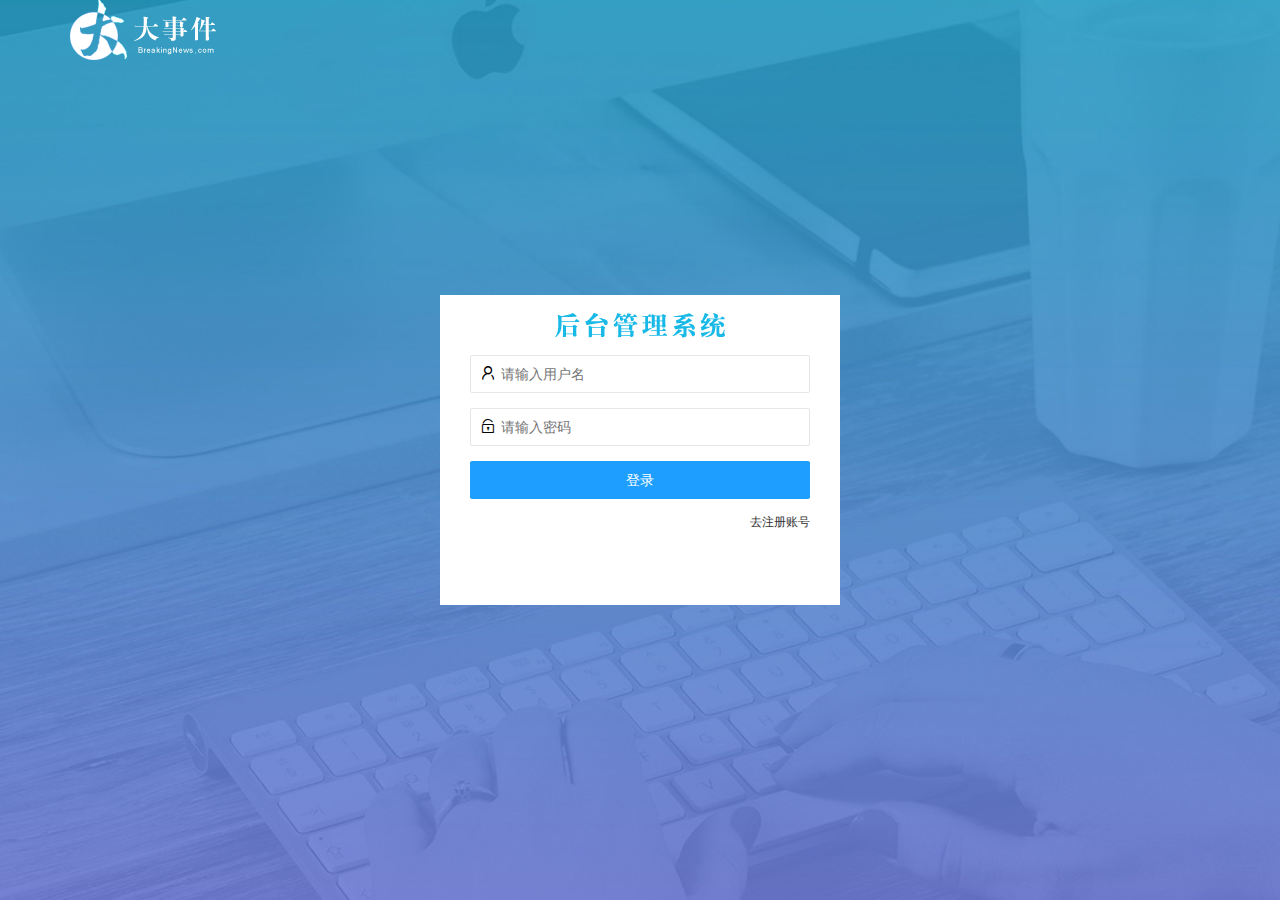
<file: login.html>
<!DOCTYPE html>
<html lang="en">

<head>
    <meta charset="UTF-8">
    <meta name="viewport" content="width=device-width, initial-scale=1.0">
    <title>大事件登录注册</title>
    <!-- 导入 LayUI 的样式 -->
    <link rel="stylesheet" href="./assets/lib/layui/css/layui.css">
    <!-- 导入自己的样式表 -->
    <link rel="stylesheet" href="./assets/css/login.css">

</head>

<body>
    <!-- 头部的Logo区 -->
    <div class="layui-main">
        <img src="/assets/images/logo.png" alt="">
    </div>
    <!-- 登录的注册区域 -->
    <div class="loginAndRedBox">
        <div class="title-box"></div>
        <!-- 登录的div ---------------------------------------------- -->
        <div class="login-box">
            <!-- 登录的表单 start-->
            <form class="layui-form" action="" id="formLogin">
                <!-- 用户名 -->
                <div class="layui-form-item">
                    <i class="layui-icon layui-icon-username"></i>
                    <!-- lay-verify 验证表单元素的自定义属性 里面的值（required）就是校验规则 要导入它的js文件 -->
                    <input type="text" name="username" required lay-verify="required" placeholder="请输入用户名"
                        autocomplete="off" class="layui-input">
                </div>
                <!-- 密码 -->
                <div class="layui-form-item">
                    <i class="layui-icon layui-icon-password"></i>
                    <input type="password" name="password" required lay-verify="required|pwd" placeholder="请输入密码"
                        autocomplete="off" class="layui-input">
                </div>
                <!-- 登录按钮 -->
                <div class="layui-form-item">
                    <!-- 注意：表单提交按钮和普通按钮的区别 就是lay-submit属性 当被点击的时候，就会触发layui的表单验证功能-->
                    <button class="layui-btn-fluid layui-btn layui-btn-normal" lay-submit>登录</button>
                </div>
                <!-- 超链接按钮 -->
                <div class="layui-form-item links">
                    <a href="javascript:;" id="link_reg">去注册账号</a>
                </div>
            </form>
            <!-- 登录表单 end  -->
        </div>
        <!-- 注册的div  -------------------------------------------------->
        <div class="reg-box">
            <form class="layui-form" action="" id="regForm">
                <!-- 用户名 -->
                <div class="layui-form-item">
                    <i class="layui-icon layui-icon-username"></i>
                    <input type="text" name="username" required lay-verify="required" placeholder="请输入用户名"
                        autocomplete="off" class="layui-input">
                </div>
                <!-- 密码 -->
                <div class="layui-form-item">
                    <i class="layui-icon layui-icon-password"></i>
                    <input type="password" name="password" required lay-verify="pwd" placeholder="请输入密码"
                        autocomplete="off" class="layui-input">
                </div>
                <!-- 确认密码 -->
                <div class="layui-form-item">
                    <i class="layui-icon layui-icon-password"></i>
                    <input type="password" name="repassword" required lay-verify="pwd|repwd" placeholder="再次确认密码"
                        autocomplete="off" class="layui-input">
                </div>
                <!-- 注册按钮 -->
                <div class="layui-form-item">
                    <!-- 注意：表单提交按钮和普通按钮的区别 就是lay-submit属性 -->
                    <button class="layui-btn-fluid layui-btn layui-btn-normal" lay-submit>注册</button>
                </div>
                <!-- 超链接按钮 -->
                <div class="layui-form-item links">
                    <a href="javascript:;" id="link_login">去登录</a>
                </div>
            </form>
        </div>
    </div>

    <!-- 导入layui的js文件 用来验证用户名和密码 -->
    <script src="./assets/lib/layui/layui.all.js"></script>
    <!-- 导入jquery  -->
    <script src="./assets/lib/jquery.js"></script>
    <!-- 导入自己封装的baseAPI  -->
    <script src="/assets/js/baseAPI.js"></script>
    <!-- 导入自己的javascript 脚本 -->
    <script src="./assets/js/login.js"></script>
</body>

</html>
</file>
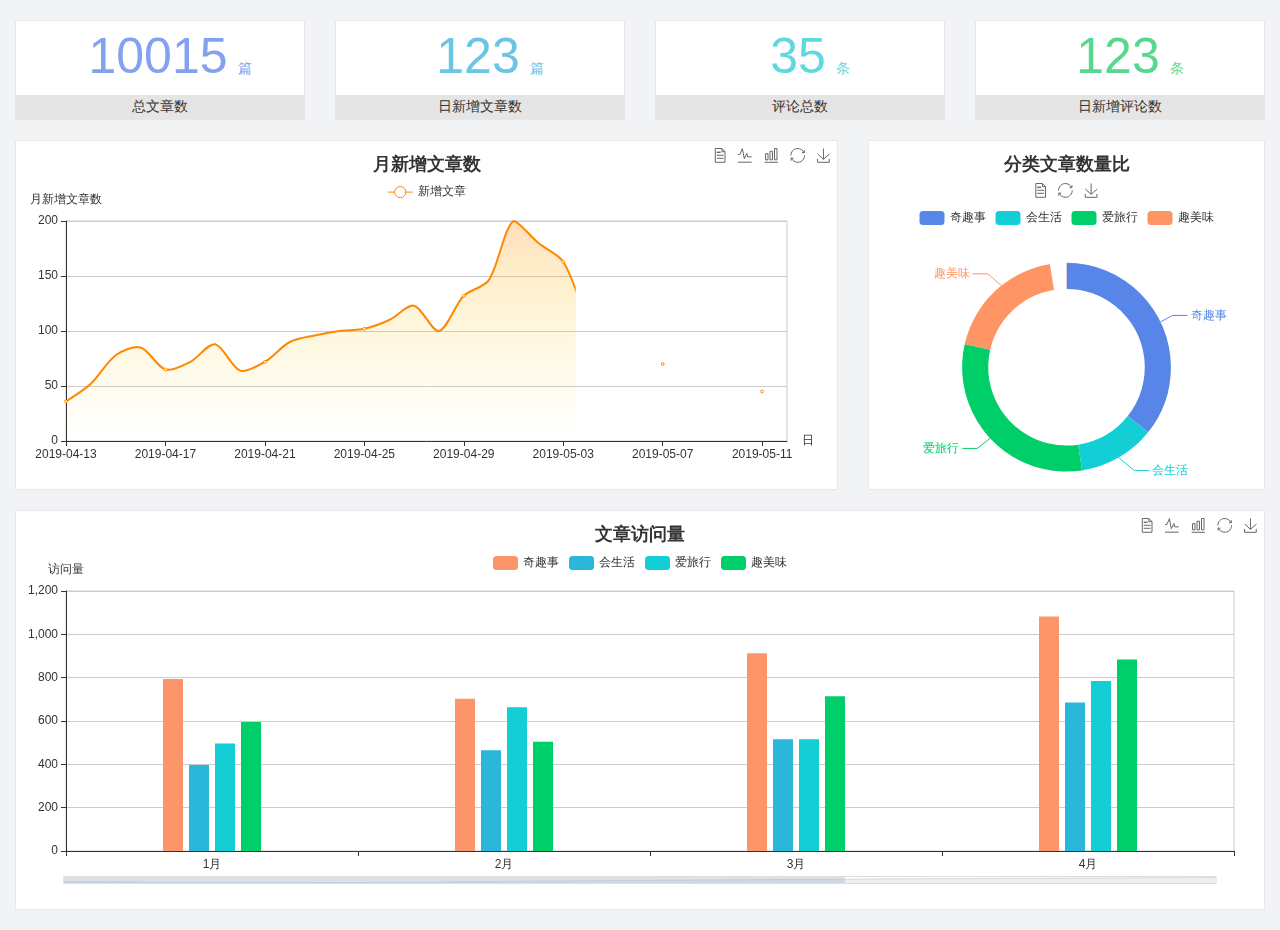
<file: home/dashboard.html>
<!DOCTYPE html>
<html lang="en">

<head>
  <meta charset="UTF-8">
  <meta name="viewport" content="width=device-width, initial-scale=1.0">
  <meta http-equiv="X-UA-Compatible" content="ie=edge">
  <title>图表统计</title>
  <link rel="stylesheet" href="../../assets/lib/bootstrap.css" />
  <link rel="stylesheet" href="../../assets/lib/main.css" />
  <script src="../../assets/lib/jquery.js"></script>
  <script type="text/javascript" src="../../assets/lib/echarts.min.js"></script>
</head>

<body>
  <div class="container-fluid">
    <div class="row spannel_list">
      <div class="col-sm-3 col-xs-6">
        <div class="spannel">
          <em>10015</em><span>篇</span>
          <b>总文章数</b>
        </div>
      </div>
      <div class="col-sm-3 col-xs-6">
        <div class="spannel scolor01">
          <em>123</em><span>篇</span>
          <b>日新增文章数</b>
        </div>
      </div>
      <div class="col-sm-3 col-xs-6">
        <div class="spannel scolor02">
          <em>35</em><span>条</span>
          <b>评论总数</b>
        </div>
      </div>
      <div class="col-sm-3 col-xs-6">
        <div class="spannel scolor03">
          <em>123</em><span>条</span>
          <b>日新增评论数</b>
        </div>
      </div>
    </div>
  </div>

  <div class="container-fluid">
    <div class="row curve-pie">
      <div class="col-lg-8 col-md-8">
        <div class="gragh_pannel" id="curve_show"></div>
      </div>
      <div class="col-lg-4 col-md-4">
        <div class="gragh_pannel" id="pie_show"></div>
      </div>
    </div>
  </div>

  <div class="container-fluid">
    <div class="column_pannel" id="column_show"></div>
  </div>

  <script>
    var oChart = echarts.init(document.getElementById('curve_show'));
    var aList_all = [
      { 'count': 36, 'date': '2019-04-13' },
      { 'count': 52, 'date': '2019-04-14' },
      { 'count': 78, 'date': '2019-04-15' },
      { 'count': 85, 'date': '2019-04-16' },
      { 'count': 65, 'date': '2019-04-17' },
      { 'count': 72, 'date': '2019-04-18' },
      { 'count': 88, 'date': '2019-04-19' },
      { 'count': 64, 'date': '2019-04-20' },
      { 'count': 72, 'date': '2019-04-21' },
      { 'count': 90, 'date': '2019-04-22' },
      { 'count': 96, 'date': '2019-04-23' },
      { 'count': 100, 'date': '2019-04-24' },
      { 'count': 102, 'date': '2019-04-25' },
      { 'count': 110, 'date': '2019-04-26' },
      { 'count': 123, 'date': '2019-04-27' },
      { 'count': 100, 'date': '2019-04-28' },
      { 'count': 132, 'date': '2019-04-29' },
      { 'count': 146, 'date': '2019-04-30' },
      { 'count': 200, 'date': '2019-05-01' },
      { 'count': 180, 'date': '2019-05-02' },
      { 'count': 163, 'date': '2019-05-03' },
      { 'count': 110, 'date': '2019-05-04' },
      { 'count': 80, 'date': '2019-05-05' },
      { 'count': 82, 'date': '2019-05-06' },
      { 'count': 70, 'date': '2019-05-07' },
      { 'count': 65, 'date': '2019-05-08' },
      { 'count': 54, 'date': '2019-05-09' },
      { 'count': 40, 'date': '2019-05-10' },
      { 'count': 45, 'date': '2019-05-11' },
      { 'count': 38, 'date': '2019-05-12' },
    ];

    let aCount = [];
    let aDate = [];

    for (var i = 0; i < aList_all.length; i++) {
      aCount.push(aList_all[i].count);
      aDate.push(aList_all[i].date);
    }

    var chartopt = {
      title: {
        text: '月新增文章数',
        left: 'center',
        top: '10'
      },
      tooltip: {
        trigger: 'axis'
      },
      legend: {
        data: ['新增文章'],
        top: '40'
      },
      toolbox: {
        show: true,
        feature: {
          mark: { show: true },
          dataView: { show: true, readOnly: false },
          magicType: { show: true, type: ['line', 'bar'] },
          restore: { show: true },
          saveAsImage: { show: true }
        }
      },
      calculable: true,
      xAxis: [
        {
          name: '日',
          type: 'category',
          boundaryGap: false,
          data: aDate
        }
      ],
      yAxis: [
        {
          name: '月新增文章数',
          type: 'value'
        }
      ],
      series: [
        {
          name: '新增文章',
          type: 'line',
          smooth: true,
          itemStyle: { normal: { areaStyle: { type: 'default' }, color: '#f80' }, lineStyle: { color: '#f80' } },
          data: aCount
        }],
      areaStyle: {
        normal: {
          color: new echarts.graphic.LinearGradient(0, 0, 0, 1, [{
            offset: 0,
            color: 'rgba(255,136,0,0.39)'
          }, {
            offset: .34,
            color: 'rgba(255,180,0,0.25)'
          }, {
            offset: 1,
            color: 'rgba(255,222,0,0.00)'
          }])

        }
      },
      grid: {
        show: true,
        x: 50,
        x2: 50,
        y: 80,
        height: 220
      }
    };

    oChart.setOption(chartopt);


    var oPie = echarts.init(document.getElementById('pie_show'));
    var oPieopt =
    {
      title: {
        top: 10,
        text: '分类文章数量比',
        x: 'center'
      },
      tooltip: {
        trigger: 'item',
        formatter: "{a} <br/>{b} : {c} ({d}%)"
      },
      color: ['#5885e8', '#13cfd5', '#00ce68', '#ff9565'],
      legend: {
        x: 'center',
        top: 65,
        data: ['奇趣事', '会生活', '爱旅行', '趣美味']
      },
      toolbox: {
        show: true,
        x: 'center',
        top: 35,
        feature: {
          mark: { show: true },
          dataView: { show: true, readOnly: false },
          magicType: {
            show: true,
            type: ['pie', 'funnel'],
            option: {
              funnel: {
                x: '25%',
                width: '50%',
                funnelAlign: 'left',
                max: 1548
              }
            }
          },
          restore: { show: true },
          saveAsImage: { show: true }
        }
      },
      calculable: true,
      series: [
        {
          name: '访问来源',
          type: 'pie',
          radius: ['45%', '60%'],
          center: ['50%', '65%'],
          data: [
            { value: 300, name: '奇趣事' },
            { value: 100, name: '会生活' },
            { value: 260, name: '爱旅行' },
            { value: 180, name: '趣美味' }
          ]
        }
      ]
    };
    oPie.setOption(oPieopt);



    var oColumn = this.echarts.init(document.getElementById('column_show'));
    var oColumnopt =
    {
      title: {
        text: '文章访问量',
        left: 'center',
        top: '10'
      },
      tooltip: {
        trigger: 'axis'
      },
      legend: {
        data: ['奇趣事', '会生活', '爱旅行', '趣美味'],
        top: '40'
      },
      toolbox: {
        show: true,
        feature: {
          mark: { show: true },
          dataView: { show: true, readOnly: false },
          magicType: { show: true, type: ['line', 'bar'] },
          restore: { show: true },
          saveAsImage: { show: true }
        }
      },
      calculable: true,
      xAxis: [
        {
          type: 'category',
          data: ['1月', '2月', '3月', '4月', '5月']
        }
      ],
      yAxis: [
        {
          name: '访问量',
          type: 'value'
        }
      ],
      series: [
        {
          name: '奇趣事',
          type: 'bar',
          barWidth: 20,
          itemStyle: {
            normal: { areaStyle: { type: 'default' }, color: '#fd956a' }
          },
          data: [800, 708, 920, 1090, 1200]
        },
        {
          name: '会生活',
          type: 'bar',
          barWidth: 20,
          itemStyle: {
            normal: { areaStyle: { type: 'default' }, color: '#2bb6db' }
          },
          data: [400, 468, 520, 690, 800]
        },
        {
          name: '爱旅行',
          type: 'bar',
          barWidth: 20,
          itemStyle: {
            normal: { areaStyle: { type: 'default' }, color: '#13cfd5' }
          },
          data: [500, 668, 520, 790, 900]
        },
        {
          name: '趣美味',
          type: 'bar',
          barWidth: 20,
          itemStyle: {
            normal: { areaStyle: { type: 'default' }, color: '#00ce68' }
          },
          data: [600, 508, 720, 890, 1000]
        }
      ],
      grid: {
        show: true,
        x: 50,
        x2: 30,
        y: 80,
        height: 260
      },
      dataZoom: [//给x轴设置滚动条
        {
          start: 0,//默认为0
          end: 100 - 1000 / 31,//默认为100
          type: 'slider',
          show: true,
          xAxisIndex: [0],
          handleSize: 0,//滑动条的 左右2个滑动条的大小
          height: 8,//组件高度
          left: 45, //左边的距离
          right: 50,//右边的距离
          bottom: 26,//右边的距离
          handleColor: '#ddd',//h滑动图标的颜色
          handleStyle: {
            borderColor: "#cacaca",
            borderWidth: "1",
            shadowBlur: 2,
            background: "#ddd",
            shadowColor: "#ddd",
          }
        }]
    };
    oColumn.setOption(oColumnopt);
  </script>
</body>

</html>
</file>
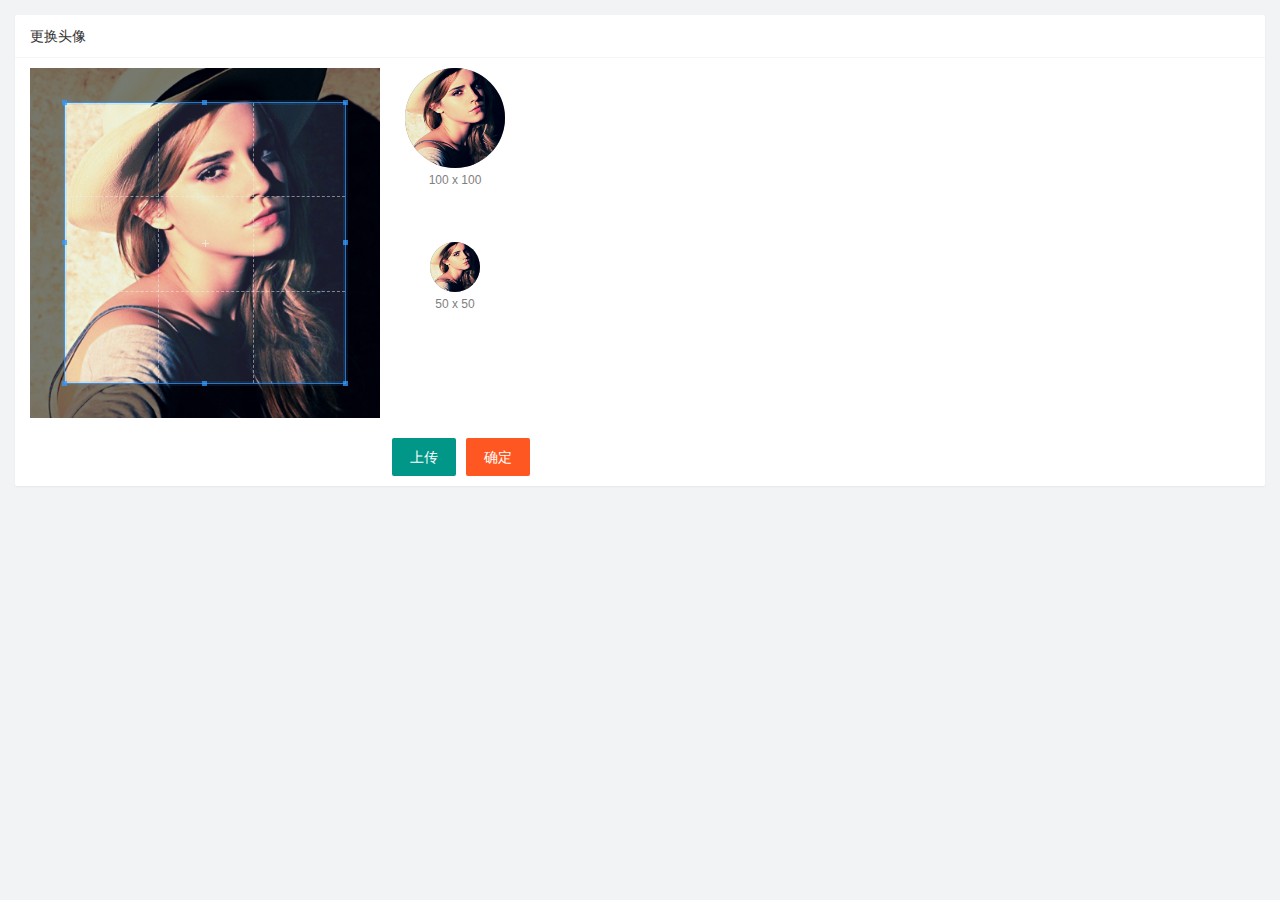
<file: user/user_avatar.html>
<!DOCTYPE html>
<html lang="en">

<head>
    <meta charset="UTF-8">
    <meta name="viewport" content="width=device-width, initial-scale=1.0">
    <title>Document</title>
    <link rel="stylesheet" href="/assets/lib/layui/css/layui.css">
    <link rel="stylesheet" href="/assets/css/user/user_avatar.css">
    <link rel="stylesheet" href="/assets/lib/cropper/cropper.css" />
</head>

<body>
    <!-- layui中面板 卡片面板 -->
    <div class="layui-card">
        <div class="layui-card-header">更换头像</div>
        <div class="layui-card-body">
            <!-- 第一行的图片裁剪和预览区域 -->
            <div class="row1">
                <!-- 图片裁剪区域 -->
                <div class="cropper-box">
                    <!-- 这个 img 标签很重要，将来会把它初始化为裁剪区域 -->
                    <img id="image" src="/assets/images/sample.jpg" />
                </div>
                <!-- 图片的预览区域 -->
                <div class="preview-box">
                    <div>
                        <!-- 宽高为 100px 的预览区域 -->
                        <div class="img-preview w100"></div>
                        <p class="size">100 x 100</p>
                    </div>
                    <div>
                        <!-- 宽高为 50px 的预览区域 -->
                        <div class="img-preview w50"></div>
                        <p class="size">50 x 50</p>
                    </div>
                </div>
            </div <!-- 第二行的按钮区域 -->
            <div class="row2">
                <!-- accept可以自定允许用户选择什么类型的文件 -->
                <input type="file" id="file" accept="image/png,image/jpeg" />
                <button type="button" class="layui-btn" id="btnChooseImage">上传</button>
                <button type="button" class="layui-btn layui-btn-danger" id="btnOk">确定</button>
            </div>
        </div>
    </div>
    <script src="/assets/lib/layui/layui.all.js"></script>
    <script src="/assets/lib/jquery.js"></script>
    <!-- 裁剪插件的js  -->
    <script src="/assets/lib/cropper/Cropper.js"></script>
    <script src="/assets/lib/cropper/jquery-cropper.js"></script>
    <!-- 自己的js  -->
    <script src="/assets/js/baseAPI.js"></script>
    <script src="/assets/js/user/user_avatar.js"></script>
</body>

</html>
</file>
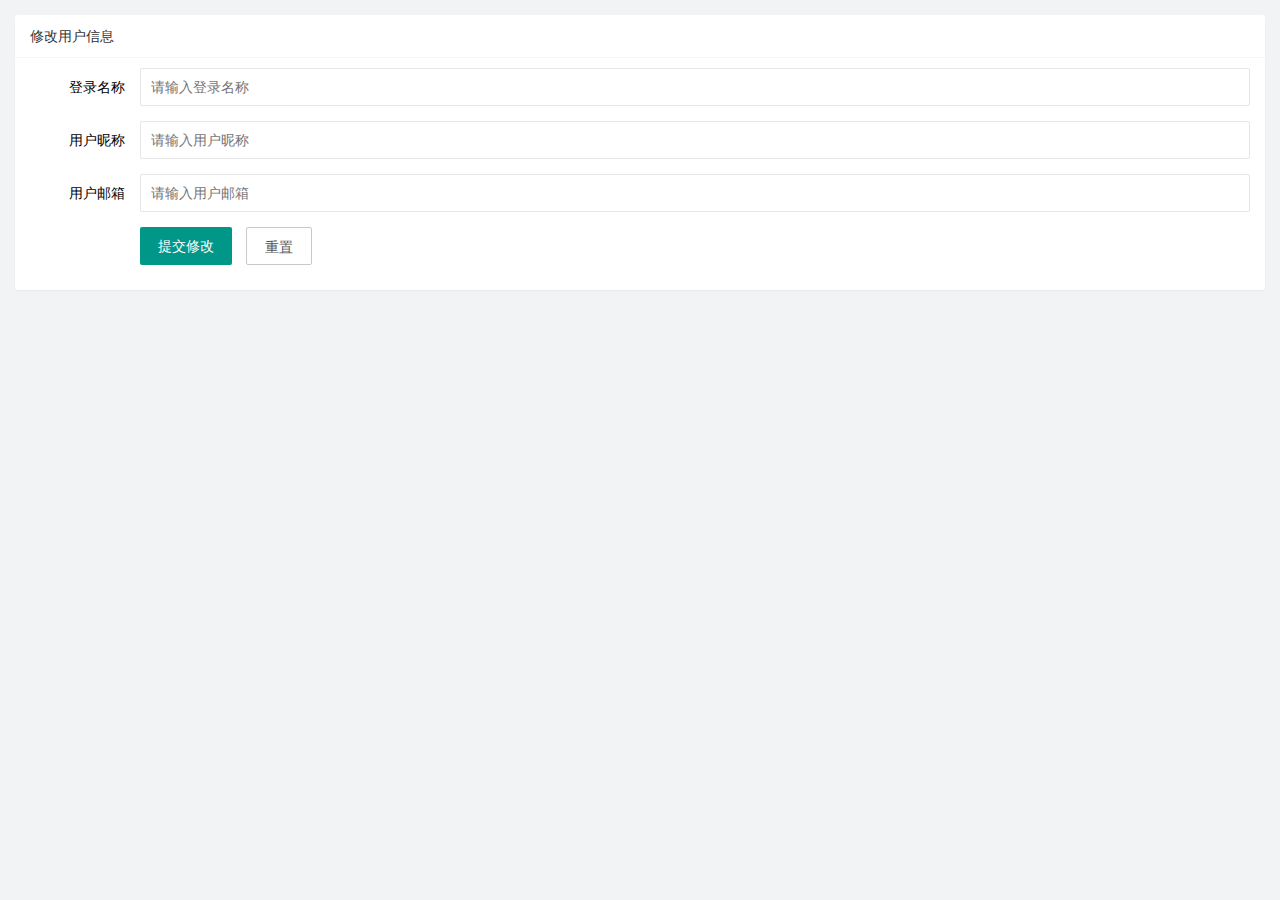
<file: user/user_info.html>
<!DOCTYPE html>
<html lang="en">

<head>
    <meta charset="UTF-8">
    <meta name="viewport" content="width=device-width, initial-scale=1.0">
    <title>Document</title>
    <link rel="stylesheet" href="/assets/lib/layui/css/layui.css">
    <!-- 导入自己的样式 -->
    <link rel="stylesheet" href="/assets/css/user/user_info.css">
</head>

<body>
    <div class="layui-card">
        <div class="layui-card-header">修改用户信息</div>
        <div class="layui-card-body">
            <!-- form表单 -->
            <form class="layui-form" lay-filter="formUserInfo">
                <!-- 任意位置都可以 隐藏域（看不见的文本框）在加载用户信息后自动通过js 设置值-->
                <input type="hidden" name="id" value="">
                <!-- 用户名 -->
                <div class="layui-form-item">
                    <label class="layui-form-label">登录名称</label>
                    <div class="layui-input-block">
                        <input type="text" name="username" required lay-verify="required" placeholder="请输入登录名称"
                            autocomplete="off" class="layui-input" readonly>
                    </div>
                </div>
                <!-- 用户昵称 -->
                <div class="layui-form-item">
                    <label class="layui-form-label">用户昵称</label>
                    <div class="layui-input-block">
                        <input type="text" name="nickname" required lay-verify="nickname" placeholder="请输入用户昵称"
                            autocomplete="off" class="layui-input">
                    </div>
                </div>
                <!-- 用户邮箱 -->
                <div class="layui-form-item">
                    <label class="layui-form-label">用户邮箱</label>
                    <div class="layui-input-block">
                        <input type="text" name="email" required lay-verify="required|email" placeholder="请输入用户邮箱"
                            autocomplete="off" class="layui-input">
                    </div>
                </div>
                <!-- 提交按钮 -->
                <div class="layui-form-item">
                    <div class="layui-input-block">
                        <button class="layui-btn" lay-submit lay-filter="formDemo">提交修改</button>
                        <!-- 把type类型改为普通类型 button 就不会发生重置事件 -->
                        <button type="button" class="layui-btn layui-btn-primary" id="btnReset">重置</button>
                    </div>
                </div>
            </form>
        </div>
    </div>

    <!-- 带入layui的js  -->
</body>
<script src="/assets/lib/layui/layui.all.js"></script>
<script src="/assets/lib/jquery.js"></script>
<script src="/assets/js/baseAPI.js"></script>
<script src="/assets/js/user/user_info.js"></script>

<!-- window.parent 父页面里的window  -->
<!-- window.top 顶级页面的window  -->

</html>
</file>
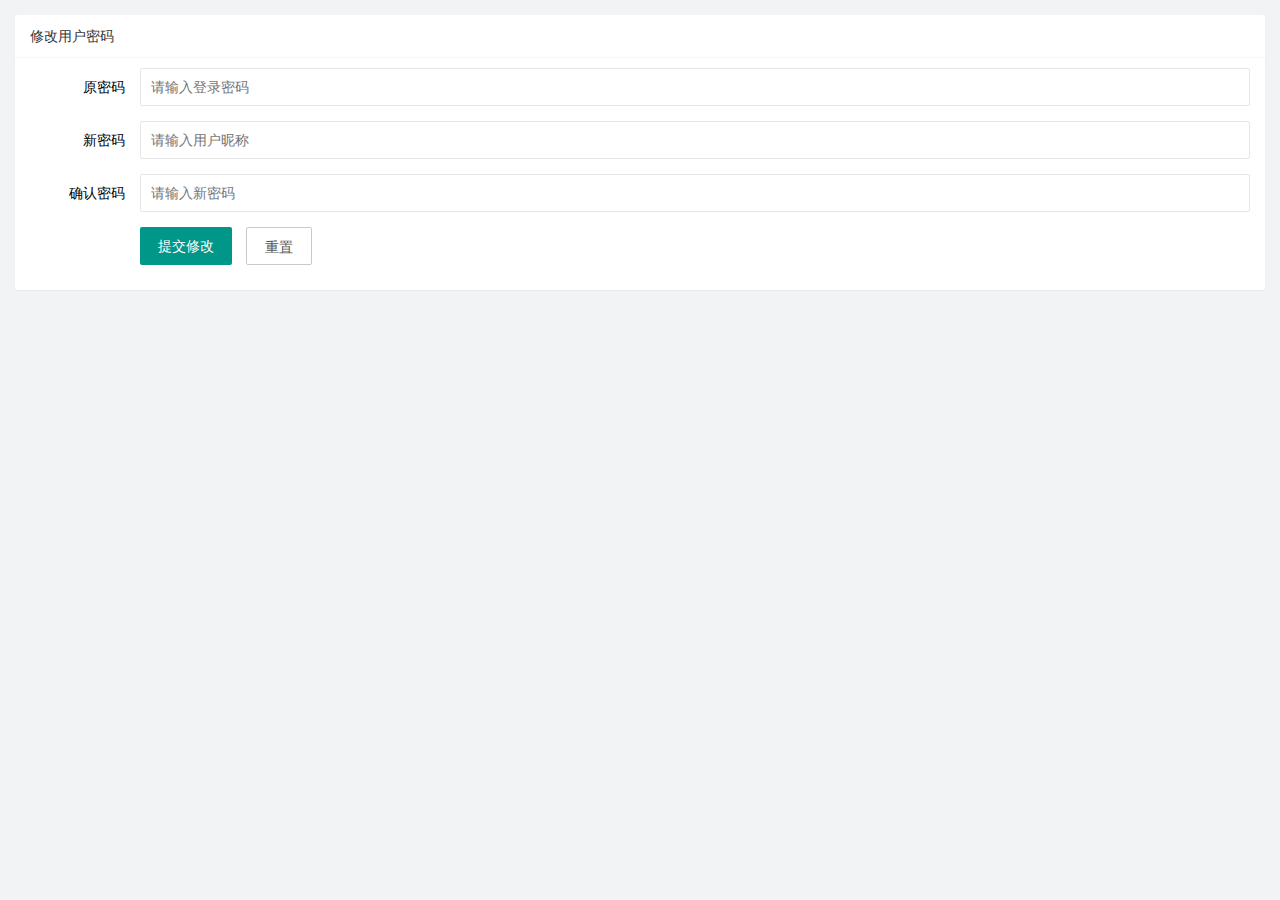
<file: user/user_pwd.html>
<!DOCTYPE html>
<html lang="en">

<head>
    <meta charset="UTF-8">
    <meta name="viewport" content="width=device-width, initial-scale=1.0">
    <title>Document</title>
    <link rel="stylesheet" href="/assets/lib/layui/css/layui.css">
    <link rel="stylesheet" href="/assets/css/user/user_pwd.css">
</head>

<body>
    <div class="layui-card">
        <div class="layui-card-header">修改用户密码</div>
        <div class="layui-card-body">
            <!-- form表单 -->
            <form class="layui-form" lay-filter="formUserInfo">

                <!-- 原密码 -->
                <div class="layui-form-item">
                    <label class="layui-form-label">原密码</label>
                    <div class="layui-input-block">
                        <input type="password" name="oldPwd" required lay-verify="required|pwd" placeholder="请输入登录密码"
                            autocomplete="off" class="layui-input">
                    </div>
                </div>
                <!-- 新密码 -->
                <div class="layui-form-item">
                    <label class="layui-form-label">新密码</label>
                    <div class="layui-input-block">
                        <input type="password" name="newPwd" required lay-verify="pwd|samePwd" placeholder="请输入用户昵称"
                            autocomplete="off" class="layui-input">
                    </div>
                </div>
                <!-- 确认密码 -->
                <div class="layui-form-item">
                    <label class="layui-form-label">确认密码</label>
                    <div class="layui-input-block">
                        <input type="password" name="reNewPwd" required lay-verify="confirmpwd" placeholder="请输入新密码"
                            autocomplete="off" class="layui-input">
                    </div>
                </div>
                <!-- 提交按钮 -->
                <div class="layui-form-item">
                    <div class="layui-input-block">
                        <button class="layui-btn" lay-submit lay-filter="formDemo">提交修改</button>
                        <!-- 把type类型改为普通类型 button 就不会发生重置事件 -->
                        <button type="button" class="layui-btn layui-btn-primary" id="btnReset">重置</button>
                    </div>
                </div>
            </form>
        </div>
    </div>

    <!-- 带入layui的js  -->
</body>
<script src="/assets/lib/layui/layui.all.js"></script>
<script src="/assets/lib/jquery.js"></script>
<script src="/assets/js/baseAPI.js"></script>
<script src="/assets/js/user/user_pwd.js"></script>

</html>
</file>
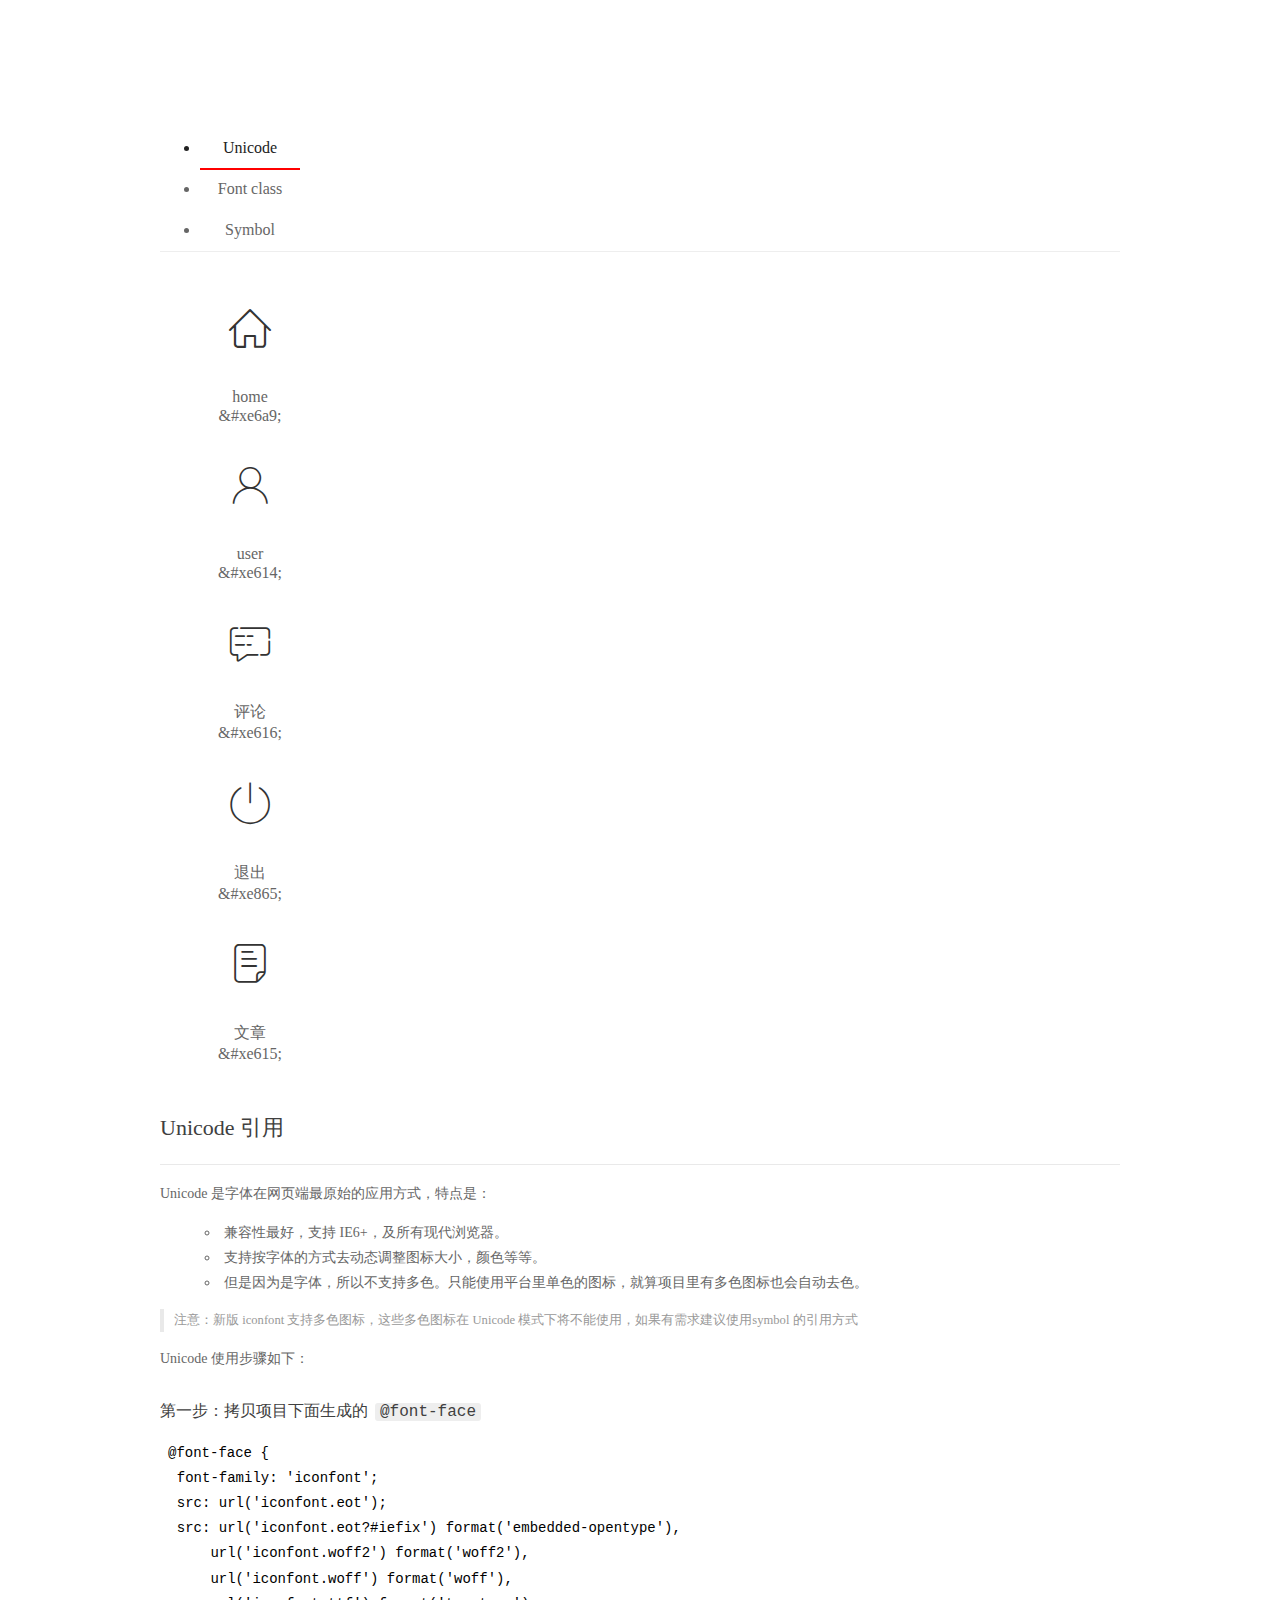
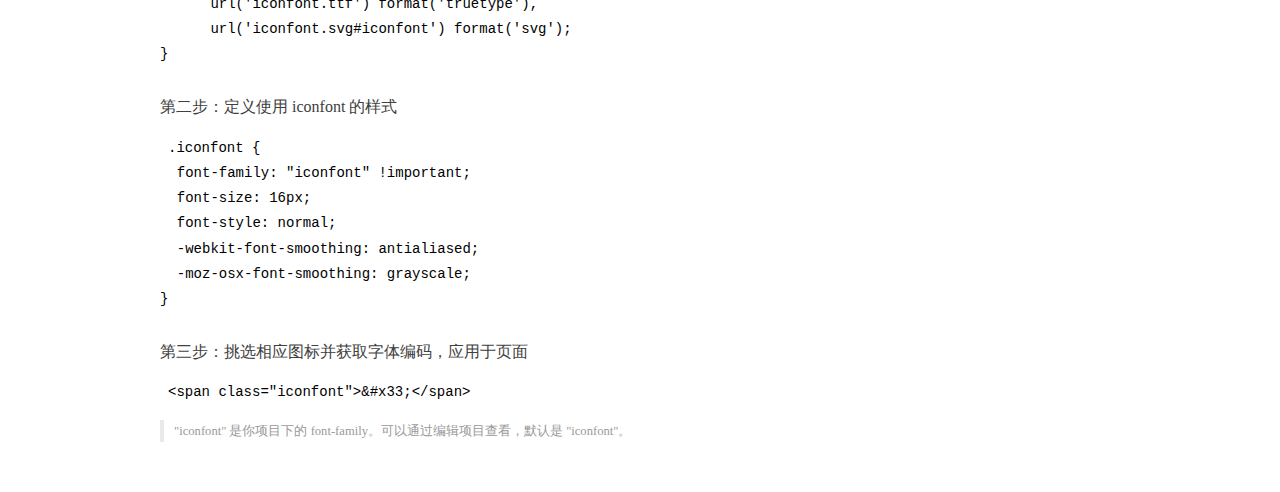
<file: assets/fonts/demo_index.html>
<!DOCTYPE html>
<html>
<head>
  <meta charset="utf-8"/>
  <title>IconFont Demo</title>
  <link rel="shortcut icon" href="https://gtms04.alicdn.com/tps/i4/TB1_oz6GVXXXXaFXpXXJDFnIXXX-64-64.ico" type="image/x-icon"/>
  <link rel="stylesheet" href="https://g.alicdn.com/thx/cube/1.3.2/cube.min.css">
  <link rel="stylesheet" href="demo.css">
  <link rel="stylesheet" href="iconfont.css">
  <script src="iconfont.js"></script>
  <!-- jQuery -->
  <script src="https://a1.alicdn.com/oss/uploads/2018/12/26/7bfddb60-08e8-11e9-9b04-53e73bb6408b.js"></script>
  <!-- 代码高亮 -->
  <script src="https://a1.alicdn.com/oss/uploads/2018/12/26/a3f714d0-08e6-11e9-8a15-ebf944d7534c.js"></script>
</head>
<body>
  <div class="main">
    <h1 class="logo"><a href="https://www.iconfont.cn/" title="iconfont 首页" target="_blank">&#xe86b;</a></h1>
    <div class="nav-tabs">
      <ul id="tabs" class="dib-box">
        <li class="dib active"><span>Unicode</span></li>
        <li class="dib"><span>Font class</span></li>
        <li class="dib"><span>Symbol</span></li>
      </ul>
      
    </div>
    <div class="tab-container">
      <div class="content unicode" style="display: block;">
          <ul class="icon_lists dib-box">
          
            <li class="dib">
              <span class="icon iconfont">&#xe6a9;</span>
                <div class="name">home</div>
                <div class="code-name">&amp;#xe6a9;</div>
              </li>
          
            <li class="dib">
              <span class="icon iconfont">&#xe614;</span>
                <div class="name">user</div>
                <div class="code-name">&amp;#xe614;</div>
              </li>
          
            <li class="dib">
              <span class="icon iconfont">&#xe616;</span>
                <div class="name">评论</div>
                <div class="code-name">&amp;#xe616;</div>
              </li>
          
            <li class="dib">
              <span class="icon iconfont">&#xe865;</span>
                <div class="name">退出</div>
                <div class="code-name">&amp;#xe865;</div>
              </li>
          
            <li class="dib">
              <span class="icon iconfont">&#xe615;</span>
                <div class="name">文章</div>
                <div class="code-name">&amp;#xe615;</div>
              </li>
          
          </ul>
          <div class="article markdown">
          <h2 id="unicode-">Unicode 引用</h2>
          <hr>

          <p>Unicode 是字体在网页端最原始的应用方式，特点是：</p>
          <ul>
            <li>兼容性最好，支持 IE6+，及所有现代浏览器。</li>
            <li>支持按字体的方式去动态调整图标大小，颜色等等。</li>
            <li>但是因为是字体，所以不支持多色。只能使用平台里单色的图标，就算项目里有多色图标也会自动去色。</li>
          </ul>
          <blockquote>
            <p>注意：新版 iconfont 支持多色图标，这些多色图标在 Unicode 模式下将不能使用，如果有需求建议使用symbol 的引用方式</p>
          </blockquote>
          <p>Unicode 使用步骤如下：</p>
          <h3 id="-font-face">第一步：拷贝项目下面生成的 <code>@font-face</code></h3>
<pre><code class="language-css"
>@font-face {
  font-family: 'iconfont';
  src: url('iconfont.eot');
  src: url('iconfont.eot?#iefix') format('embedded-opentype'),
      url('iconfont.woff2') format('woff2'),
      url('iconfont.woff') format('woff'),
      url('iconfont.ttf') format('truetype'),
      url('iconfont.svg#iconfont') format('svg');
}
</code></pre>
          <h3 id="-iconfont-">第二步：定义使用 iconfont 的样式</h3>
<pre><code class="language-css"
>.iconfont {
  font-family: "iconfont" !important;
  font-size: 16px;
  font-style: normal;
  -webkit-font-smoothing: antialiased;
  -moz-osx-font-smoothing: grayscale;
}
</code></pre>
          <h3 id="-">第三步：挑选相应图标并获取字体编码，应用于页面</h3>
<pre>
<code class="language-html"
>&lt;span class="iconfont"&gt;&amp;#x33;&lt;/span&gt;
</code></pre>
          <blockquote>
            <p>"iconfont" 是你项目下的 font-family。可以通过编辑项目查看，默认是 "iconfont"。</p>
          </blockquote>
          </div>
      </div>
      <div class="content font-class">
        <ul class="icon_lists dib-box">
          
          <li class="dib">
            <span class="icon iconfont icon-home"></span>
            <div class="name">
              home
            </div>
            <div class="code-name">.icon-home
            </div>
          </li>
          
          <li class="dib">
            <span class="icon iconfont icon-user"></span>
            <div class="name">
              user
            </div>
            <div class="code-name">.icon-user
            </div>
          </li>
          
          <li class="dib">
            <span class="icon iconfont icon-pinglun"></span>
            <div class="name">
              评论
            </div>
            <div class="code-name">.icon-pinglun
            </div>
          </li>
          
          <li class="dib">
            <span class="icon iconfont icon-tuichu"></span>
            <div class="name">
              退出
            </div>
            <div class="code-name">.icon-tuichu
            </div>
          </li>
          
          <li class="dib">
            <span class="icon iconfont icon-16"></span>
            <div class="name">
              文章
            </div>
            <div class="code-name">.icon-16
            </div>
          </li>
          
        </ul>
        <div class="article markdown">
        <h2 id="font-class-">font-class 引用</h2>
        <hr>

        <p>font-class 是 Unicode 使用方式的一种变种，主要是解决 Unicode 书写不直观，语意不明确的问题。</p>
        <p>与 Unicode 使用方式相比，具有如下特点：</p>
        <ul>
          <li>兼容性良好，支持 IE8+，及所有现代浏览器。</li>
          <li>相比于 Unicode 语意明确，书写更直观。可以很容易分辨这个 icon 是什么。</li>
          <li>因为使用 class 来定义图标，所以当要替换图标时，只需要修改 class 里面的 Unicode 引用。</li>
          <li>不过因为本质上还是使用的字体，所以多色图标还是不支持的。</li>
        </ul>
        <p>使用步骤如下：</p>
        <h3 id="-fontclass-">第一步：引入项目下面生成的 fontclass 代码：</h3>
<pre><code class="language-html">&lt;link rel="stylesheet" href="./iconfont.css"&gt;
</code></pre>
        <h3 id="-">第二步：挑选相应图标并获取类名，应用于页面：</h3>
<pre><code class="language-html">&lt;span class="iconfont icon-xxx"&gt;&lt;/span&gt;
</code></pre>
        <blockquote>
          <p>"
            iconfont" 是你项目下的 font-family。可以通过编辑项目查看，默认是 "iconfont"。</p>
        </blockquote>
      </div>
      </div>
      <div class="content symbol">
          <ul class="icon_lists dib-box">
          
            <li class="dib">
                <svg class="icon svg-icon" aria-hidden="true">
                  <use xlink:href="#icon-home"></use>
                </svg>
                <div class="name">home</div>
                <div class="code-name">#icon-home</div>
            </li>
          
            <li class="dib">
                <svg class="icon svg-icon" aria-hidden="true">
                  <use xlink:href="#icon-user"></use>
                </svg>
                <div class="name">user</div>
                <div class="code-name">#icon-user</div>
            </li>
          
            <li class="dib">
                <svg class="icon svg-icon" aria-hidden="true">
                  <use xlink:href="#icon-pinglun"></use>
                </svg>
                <div class="name">评论</div>
                <div class="code-name">#icon-pinglun</div>
            </li>
          
            <li class="dib">
                <svg class="icon svg-icon" aria-hidden="true">
                  <use xlink:href="#icon-tuichu"></use>
                </svg>
                <div class="name">退出</div>
                <div class="code-name">#icon-tuichu</div>
            </li>
          
            <li class="dib">
                <svg class="icon svg-icon" aria-hidden="true">
                  <use xlink:href="#icon-16"></use>
                </svg>
                <div class="name">文章</div>
                <div class="code-name">#icon-16</div>
            </li>
          
          </ul>
          <div class="article markdown">
          <h2 id="symbol-">Symbol 引用</h2>
          <hr>

          <p>这是一种全新的使用方式，应该说这才是未来的主流，也是平台目前推荐的用法。相关介绍可以参考这篇<a href="">文章</a>
            这种用法其实是做了一个 SVG 的集合，与另外两种相比具有如下特点：</p>
          <ul>
            <li>支持多色图标了，不再受单色限制。</li>
            <li>通过一些技巧，支持像字体那样，通过 <code>font-size</code>, <code>color</code> 来调整样式。</li>
            <li>兼容性较差，支持 IE9+，及现代浏览器。</li>
            <li>浏览器渲染 SVG 的性能一般，还不如 png。</li>
          </ul>
          <p>使用步骤如下：</p>
          <h3 id="-symbol-">第一步：引入项目下面生成的 symbol 代码：</h3>
<pre><code class="language-html">&lt;script src="./iconfont.js"&gt;&lt;/script&gt;
</code></pre>
          <h3 id="-css-">第二步：加入通用 CSS 代码（引入一次就行）：</h3>
<pre><code class="language-html">&lt;style&gt;
.icon {
  width: 1em;
  height: 1em;
  vertical-align: -0.15em;
  fill: currentColor;
  overflow: hidden;
}
&lt;/style&gt;
</code></pre>
          <h3 id="-">第三步：挑选相应图标并获取类名，应用于页面：</h3>
<pre><code class="language-html">&lt;svg class="icon" aria-hidden="true"&gt;
  &lt;use xlink:href="#icon-xxx"&gt;&lt;/use&gt;
&lt;/svg&gt;
</code></pre>
          </div>
      </div>

    </div>
  </div>
  <script>
  $(document).ready(function () {
      $('.tab-container .content:first').show()

      $('#tabs li').click(function (e) {
        var tabContent = $('.tab-container .content')
        var index = $(this).index()

        if ($(this).hasClass('active')) {
          return
        } else {
          $('#tabs li').removeClass('active')
          $(this).addClass('active')

          tabContent.hide().eq(index).fadeIn()
        }
      })
    })
  </script>
</body>
</html>
</file>
<file: assets/lib/layui/css/layui.css>
/** layui-v2.5.5 MIT License By https://www.layui.com */
 .layui-inline,img{display:inline-block;vertical-align:middle}h1,h2,h3,h4,h5,h6{font-weight:400}.layui-edge,.layui-header,.layui-inline,.layui-main{position:relative}.layui-body,.layui-edge,.layui-elip{overflow:hidden}.layui-btn,.layui-edge,.layui-inline,img{vertical-align:middle}.layui-btn,.layui-disabled,.layui-icon,.layui-unselect{-moz-user-select:none;-webkit-user-select:none;-ms-user-select:none}.layui-elip,.layui-form-checkbox span,.layui-form-pane .layui-form-label{text-overflow:ellipsis;white-space:nowrap}.layui-breadcrumb,.layui-tree-btnGroup{visibility:hidden}blockquote,body,button,dd,div,dl,dt,form,h1,h2,h3,h4,h5,h6,input,li,ol,p,pre,td,textarea,th,ul{margin:0;padding:0;-webkit-tap-highlight-color:rgba(0,0,0,0)}a:active,a:hover{outline:0}img{border:none}li{list-style:none}table{border-collapse:collapse;border-spacing:0}h4,h5,h6{font-size:100%}button,input,optgroup,option,select,textarea{font-family:inherit;font-size:inherit;font-style:inherit;font-weight:inherit;outline:0}pre{white-space:pre-wrap;white-space:-moz-pre-wrap;white-space:-pre-wrap;white-space:-o-pre-wrap;word-wrap:break-word}body{line-height:24px;font:14px Helvetica Neue,Helvetica,PingFang SC,Tahoma,Arial,sans-serif}hr{height:1px;margin:10px 0;border:0;clear:both}a{color:#333;text-decoration:none}a:hover{color:#777}a cite{font-style:normal;*cursor:pointer}.layui-border-box,.layui-border-box *{box-sizing:border-box}.layui-box,.layui-box *{box-sizing:content-box}.layui-clear{clear:both;*zoom:1}.layui-clear:after{content:'\20';clear:both;*zoom:1;display:block;height:0}.layui-inline{*display:inline;*zoom:1}.layui-edge{display:inline-block;width:0;height:0;border-width:6px;border-style:dashed;border-color:transparent}.layui-edge-top{top:-4px;border-bottom-color:#999;border-bottom-style:solid}.layui-edge-right{border-left-color:#999;border-left-style:solid}.layui-edge-bottom{top:2px;border-top-color:#999;border-top-style:solid}.layui-edge-left{border-right-color:#999;border-right-style:solid}.layui-disabled,.layui-disabled:hover{color:#d2d2d2!important;cursor:not-allowed!important}.layui-circle{border-radius:100%}.layui-show{display:block!important}.layui-hide{display:none!important}@font-face{font-family:layui-icon;src:url(../font/iconfont.eot?v=250);src:url(../font/iconfont.eot?v=250#iefix) format('embedded-opentype'),url(../font/iconfont.woff2?v=250) format('woff2'),url(../font/iconfont.woff?v=250) format('woff'),url(../font/iconfont.ttf?v=250) format('truetype'),url(../font/iconfont.svg?v=250#layui-icon) format('svg')}.layui-icon{font-family:layui-icon!important;font-size:16px;font-style:normal;-webkit-font-smoothing:antialiased;-moz-osx-font-smoothing:grayscale}.layui-icon-reply-fill:before{content:"\e611"}.layui-icon-set-fill:before{content:"\e614"}.layui-icon-menu-fill:before{content:"\e60f"}.layui-icon-search:before{content:"\e615"}.layui-icon-share:before{content:"\e641"}.layui-icon-set-sm:before{content:"\e620"}.layui-icon-engine:before{content:"\e628"}.layui-icon-close:before{content:"\1006"}.layui-icon-close-fill:before{content:"\1007"}.layui-icon-chart-screen:before{content:"\e629"}.layui-icon-star:before{content:"\e600"}.layui-icon-circle-dot:before{content:"\e617"}.layui-icon-chat:before{content:"\e606"}.layui-icon-release:before{content:"\e609"}.layui-icon-list:before{content:"\e60a"}.layui-icon-chart:before{content:"\e62c"}.layui-icon-ok-circle:before{content:"\1005"}.layui-icon-layim-theme:before{content:"\e61b"}.layui-icon-table:before{content:"\e62d"}.layui-icon-right:before{content:"\e602"}.layui-icon-left:before{content:"\e603"}.layui-icon-cart-simple:before{content:"\e698"}.layui-icon-face-cry:before{content:"\e69c"}.layui-icon-face-smile:before{content:"\e6af"}.layui-icon-survey:before{content:"\e6b2"}.layui-icon-tree:before{content:"\e62e"}.layui-icon-upload-circle:before{content:"\e62f"}.layui-icon-add-circle:before{content:"\e61f"}.layui-icon-download-circle:before{content:"\e601"}.layui-icon-templeate-1:before{content:"\e630"}.layui-icon-util:before{content:"\e631"}.layui-icon-face-surprised:before{content:"\e664"}.layui-icon-edit:before{content:"\e642"}.layui-icon-speaker:before{content:"\e645"}.layui-icon-down:before{content:"\e61a"}.layui-icon-file:before{content:"\e621"}.layui-icon-layouts:before{content:"\e632"}.layui-icon-rate-half:before{content:"\e6c9"}.layui-icon-add-circle-fine:before{content:"\e608"}.layui-icon-prev-circle:before{content:"\e633"}.layui-icon-read:before{content:"\e705"}.layui-icon-404:before{content:"\e61c"}.layui-icon-carousel:before{content:"\e634"}.layui-icon-help:before{content:"\e607"}.layui-icon-code-circle:before{content:"\e635"}.layui-icon-water:before{content:"\e636"}.layui-icon-username:before{content:"\e66f"}.layui-icon-find-fill:before{content:"\e670"}.layui-icon-about:before{content:"\e60b"}.layui-icon-location:before{content:"\e715"}.layui-icon-up:before{content:"\e619"}.layui-icon-pause:before{content:"\e651"}.layui-icon-date:before{content:"\e637"}.layui-icon-layim-uploadfile:before{content:"\e61d"}.layui-icon-delete:before{content:"\e640"}.layui-icon-play:before{content:"\e652"}.layui-icon-top:before{content:"\e604"}.layui-icon-friends:before{content:"\e612"}.layui-icon-refresh-3:before{content:"\e9aa"}.layui-icon-ok:before{content:"\e605"}.layui-icon-layer:before{content:"\e638"}.layui-icon-face-smile-fine:before{content:"\e60c"}.layui-icon-dollar:before{content:"\e659"}.layui-icon-group:before{content:"\e613"}.layui-icon-layim-download:before{content:"\e61e"}.layui-icon-picture-fine:before{content:"\e60d"}.layui-icon-link:before{content:"\e64c"}.layui-icon-diamond:before{content:"\e735"}.layui-icon-log:before{content:"\e60e"}.layui-icon-rate-solid:before{content:"\e67a"}.layui-icon-fonts-del:before{content:"\e64f"}.layui-icon-unlink:before{content:"\e64d"}.layui-icon-fonts-clear:before{content:"\e639"}.layui-icon-triangle-r:before{content:"\e623"}.layui-icon-circle:before{content:"\e63f"}.layui-icon-radio:before{content:"\e643"}.layui-icon-align-center:before{content:"\e647"}.layui-icon-align-right:before{content:"\e648"}.layui-icon-align-left:before{content:"\e649"}.layui-icon-loading-1:before{content:"\e63e"}.layui-icon-return:before{content:"\e65c"}.layui-icon-fonts-strong:before{content:"\e62b"}.layui-icon-upload:before{content:"\e67c"}.layui-icon-dialogue:before{content:"\e63a"}.layui-icon-video:before{content:"\e6ed"}.layui-icon-headset:before{content:"\e6fc"}.layui-icon-cellphone-fine:before{content:"\e63b"}.layui-icon-add-1:before{content:"\e654"}.layui-icon-face-smile-b:before{content:"\e650"}.layui-icon-fonts-html:before{content:"\e64b"}.layui-icon-form:before{content:"\e63c"}.layui-icon-cart:before{content:"\e657"}.layui-icon-camera-fill:before{content:"\e65d"}.layui-icon-tabs:before{content:"\e62a"}.layui-icon-fonts-code:before{content:"\e64e"}.layui-icon-fire:before{content:"\e756"}.layui-icon-set:before{content:"\e716"}.layui-icon-fonts-u:before{content:"\e646"}.layui-icon-triangle-d:before{content:"\e625"}.layui-icon-tips:before{content:"\e702"}.layui-icon-picture:before{content:"\e64a"}.layui-icon-more-vertical:before{content:"\e671"}.layui-icon-flag:before{content:"\e66c"}.layui-icon-loading:before{content:"\e63d"}.layui-icon-fonts-i:before{content:"\e644"}.layui-icon-refresh-1:before{content:"\e666"}.layui-icon-rmb:before{content:"\e65e"}.layui-icon-home:before{content:"\e68e"}.layui-icon-user:before{content:"\e770"}.layui-icon-notice:before{content:"\e667"}.layui-icon-login-weibo:before{content:"\e675"}.layui-icon-voice:before{content:"\e688"}.layui-icon-upload-drag:before{content:"\e681"}.layui-icon-login-qq:before{content:"\e676"}.layui-icon-snowflake:before{content:"\e6b1"}.layui-icon-file-b:before{content:"\e655"}.layui-icon-template:before{content:"\e663"}.layui-icon-auz:before{content:"\e672"}.layui-icon-console:before{content:"\e665"}.layui-icon-app:before{content:"\e653"}.layui-icon-prev:before{content:"\e65a"}.layui-icon-website:before{content:"\e7ae"}.layui-icon-next:before{content:"\e65b"}.layui-icon-component:before{content:"\e857"}.layui-icon-more:before{content:"\e65f"}.layui-icon-login-wechat:before{content:"\e677"}.layui-icon-shrink-right:before{content:"\e668"}.layui-icon-spread-left:before{content:"\e66b"}.layui-icon-camera:before{content:"\e660"}.layui-icon-note:before{content:"\e66e"}.layui-icon-refresh:before{content:"\e669"}.layui-icon-female:before{content:"\e661"}.layui-icon-male:before{content:"\e662"}.layui-icon-password:before{content:"\e673"}.layui-icon-senior:before{content:"\e674"}.layui-icon-theme:before{content:"\e66a"}.layui-icon-tread:before{content:"\e6c5"}.layui-icon-praise:before{content:"\e6c6"}.layui-icon-star-fill:before{content:"\e658"}.layui-icon-rate:before{content:"\e67b"}.layui-icon-template-1:before{content:"\e656"}.layui-icon-vercode:before{content:"\e679"}.layui-icon-cellphone:before{content:"\e678"}.layui-icon-screen-full:before{content:"\e622"}.layui-icon-screen-restore:before{content:"\e758"}.layui-icon-cols:before{content:"\e610"}.layui-icon-export:before{content:"\e67d"}.layui-icon-print:before{content:"\e66d"}.layui-icon-slider:before{content:"\e714"}.layui-icon-addition:before{content:"\e624"}.layui-icon-subtraction:before{content:"\e67e"}.layui-icon-service:before{content:"\e626"}.layui-icon-transfer:before{content:"\e691"}.layui-main{width:1140px;margin:0 auto}.layui-header{z-index:1000;height:60px}.layui-header a:hover{transition:all .5s;-webkit-transition:all .5s}.layui-side{position:fixed;left:0;top:0;bottom:0;z-index:999;width:200px;overflow-x:hidden}.layui-side-scroll{position:relative;width:220px;height:100%;overflow-x:hidden}.layui-body{position:absolute;left:200px;right:0;top:0;bottom:0;z-index:998;width:auto;overflow-y:auto;box-sizing:border-box}.layui-layout-body{overflow:hidden}.layui-layout-admin .layui-header{background-color:#23262E}.layui-layout-admin .layui-side{top:60px;width:200px;overflow-x:hidden}.layui-layout-admin .layui-body{position:fixed;top:60px;bottom:44px}.layui-layout-admin .layui-main{width:auto;margin:0 15px}.layui-layout-admin .layui-footer{position:fixed;left:200px;right:0;bottom:0;height:44px;line-height:44px;padding:0 15px;background-color:#eee}.layui-layout-admin .layui-logo{position:absolute;left:0;top:0;width:200px;height:100%;line-height:60px;text-align:center;color:#009688;font-size:16px}.layui-layout-admin .layui-header .layui-nav{background:0 0}.layui-layout-left{position:absolute!important;left:200px;top:0}.layui-layout-right{position:absolute!important;right:0;top:0}.layui-container{position:relative;margin:0 auto;padding:0 15px;box-sizing:border-box}.layui-fluid{position:relative;margin:0 auto;padding:0 15px}.layui-row:after,.layui-row:before{content:'';display:block;clear:both}.layui-col-lg1,.layui-col-lg10,.layui-col-lg11,.layui-col-lg12,.layui-col-lg2,.layui-col-lg3,.layui-col-lg4,.layui-col-lg5,.layui-col-lg6,.layui-col-lg7,.layui-col-lg8,.layui-col-lg9,.layui-col-md1,.layui-col-md10,.layui-col-md11,.layui-col-md12,.layui-col-md2,.layui-col-md3,.layui-col-md4,.layui-col-md5,.layui-col-md6,.layui-col-md7,.layui-col-md8,.layui-col-md9,.layui-col-sm1,.layui-col-sm10,.layui-col-sm11,.layui-col-sm12,.layui-col-sm2,.layui-col-sm3,.layui-col-sm4,.layui-col-sm5,.layui-col-sm6,.layui-col-sm7,.layui-col-sm8,.layui-col-sm9,.layui-col-xs1,.layui-col-xs10,.layui-col-xs11,.layui-col-xs12,.layui-col-xs2,.layui-col-xs3,.layui-col-xs4,.layui-col-xs5,.layui-col-xs6,.layui-col-xs7,.layui-col-xs8,.layui-col-xs9{position:relative;display:block;box-sizing:border-box}.layui-col-xs1,.layui-col-xs10,.layui-col-xs11,.layui-col-xs12,.layui-col-xs2,.layui-col-xs3,.layui-col-xs4,.layui-col-xs5,.layui-col-xs6,.layui-col-xs7,.layui-col-xs8,.layui-col-xs9{float:left}.layui-col-xs1{width:8.33333333%}.layui-col-xs2{width:16.66666667%}.layui-col-xs3{width:25%}.layui-col-xs4{width:33.33333333%}.layui-col-xs5{width:41.66666667%}.layui-col-xs6{width:50%}.layui-col-xs7{width:58.33333333%}.layui-col-xs8{width:66.66666667%}.layui-col-xs9{width:75%}.layui-col-xs10{width:83.33333333%}.layui-col-xs11{width:91.66666667%}.layui-col-xs12{width:100%}.layui-col-xs-offset1{margin-left:8.33333333%}.layui-col-xs-offset2{margin-left:16.66666667%}.layui-col-xs-offset3{margin-left:25%}.layui-col-xs-offset4{margin-left:33.33333333%}.layui-col-xs-offset5{margin-left:41.66666667%}.layui-col-xs-offset6{margin-left:50%}.layui-col-xs-offset7{margin-left:58.33333333%}.layui-col-xs-offset8{margin-left:66.66666667%}.layui-col-xs-offset9{margin-left:75%}.layui-col-xs-offset10{margin-left:83.33333333%}.layui-col-xs-offset11{margin-left:91.66666667%}.layui-col-xs-offset12{margin-left:100%}@media screen and (max-width:768px){.layui-hide-xs{display:none!important}.layui-show-xs-block{display:block!important}.layui-show-xs-inline{display:inline!important}.layui-show-xs-inline-block{display:inline-block!important}}@media screen and (min-width:768px){.layui-container{width:750px}.layui-hide-sm{display:none!important}.layui-show-sm-block{display:block!important}.layui-show-sm-inline{display:inline!important}.layui-show-sm-inline-block{display:inline-block!important}.layui-col-sm1,.layui-col-sm10,.layui-col-sm11,.layui-col-sm12,.layui-col-sm2,.layui-col-sm3,.layui-col-sm4,.layui-col-sm5,.layui-col-sm6,.layui-col-sm7,.layui-col-sm8,.layui-col-sm9{float:left}.layui-col-sm1{width:8.33333333%}.layui-col-sm2{width:16.66666667%}.layui-col-sm3{width:25%}.layui-col-sm4{width:33.33333333%}.layui-col-sm5{width:41.66666667%}.layui-col-sm6{width:50%}.layui-col-sm7{width:58.33333333%}.layui-col-sm8{width:66.66666667%}.layui-col-sm9{width:75%}.layui-col-sm10{width:83.33333333%}.layui-col-sm11{width:91.66666667%}.layui-col-sm12{width:100%}.layui-col-sm-offset1{margin-left:8.33333333%}.layui-col-sm-offset2{margin-left:16.66666667%}.layui-col-sm-offset3{margin-left:25%}.layui-col-sm-offset4{margin-left:33.33333333%}.layui-col-sm-offset5{margin-left:41.66666667%}.layui-col-sm-offset6{margin-left:50%}.layui-col-sm-offset7{margin-left:58.33333333%}.layui-col-sm-offset8{margin-left:66.66666667%}.layui-col-sm-offset9{margin-left:75%}.layui-col-sm-offset10{margin-left:83.33333333%}.layui-col-sm-offset11{margin-left:91.66666667%}.layui-col-sm-offset12{margin-left:100%}}@media screen and (min-width:992px){.layui-container{width:970px}.layui-hide-md{display:none!important}.layui-show-md-block{display:block!important}.layui-show-md-inline{display:inline!important}.layui-show-md-inline-block{display:inline-block!important}.layui-col-md1,.layui-col-md10,.layui-col-md11,.layui-col-md12,.layui-col-md2,.layui-col-md3,.layui-col-md4,.layui-col-md5,.layui-col-md6,.layui-col-md7,.layui-col-md8,.layui-col-md9{float:left}.layui-col-md1{width:8.33333333%}.layui-col-md2{width:16.66666667%}.layui-col-md3{width:25%}.layui-col-md4{width:33.33333333%}.layui-col-md5{width:41.66666667%}.layui-col-md6{width:50%}.layui-col-md7{width:58.33333333%}.layui-col-md8{width:66.66666667%}.layui-col-md9{width:75%}.layui-col-md10{width:83.33333333%}.layui-col-md11{width:91.66666667%}.layui-col-md12{width:100%}.layui-col-md-offset1{margin-left:8.33333333%}.layui-col-md-offset2{margin-left:16.66666667%}.layui-col-md-offset3{margin-left:25%}.layui-col-md-offset4{margin-left:33.33333333%}.layui-col-md-offset5{margin-left:41.66666667%}.layui-col-md-offset6{margin-left:50%}.layui-col-md-offset7{margin-left:58.33333333%}.layui-col-md-offset8{margin-left:66.66666667%}.layui-col-md-offset9{margin-left:75%}.layui-col-md-offset10{margin-left:83.33333333%}.layui-col-md-offset11{margin-left:91.66666667%}.layui-col-md-offset12{margin-left:100%}}@media screen and (min-width:1200px){.layui-container{width:1170px}.layui-hide-lg{display:none!important}.layui-show-lg-block{display:block!important}.layui-show-lg-inline{display:inline!important}.layui-show-lg-inline-block{display:inline-block!important}.layui-col-lg1,.layui-col-lg10,.layui-col-lg11,.layui-col-lg12,.layui-col-lg2,.layui-col-lg3,.layui-col-lg4,.layui-col-lg5,.layui-col-lg6,.layui-col-lg7,.layui-col-lg8,.layui-col-lg9{float:left}.layui-col-lg1{width:8.33333333%}.layui-col-lg2{width:16.66666667%}.layui-col-lg3{width:25%}.layui-col-lg4{width:33.33333333%}.layui-col-lg5{width:41.66666667%}.layui-col-lg6{width:50%}.layui-col-lg7{width:58.33333333%}.layui-col-lg8{width:66.66666667%}.layui-col-lg9{width:75%}.layui-col-lg10{width:83.33333333%}.layui-col-lg11{width:91.66666667%}.layui-col-lg12{width:100%}.layui-col-lg-offset1{margin-left:8.33333333%}.layui-col-lg-offset2{margin-left:16.66666667%}.layui-col-lg-offset3{margin-left:25%}.layui-col-lg-offset4{margin-left:33.33333333%}.layui-col-lg-offset5{margin-left:41.66666667%}.layui-col-lg-offset6{margin-left:50%}.layui-col-lg-offset7{margin-left:58.33333333%}.layui-col-lg-offset8{margin-left:66.66666667%}.layui-col-lg-offset9{margin-left:75%}.layui-col-lg-offset10{margin-left:83.33333333%}.layui-col-lg-offset11{margin-left:91.66666667%}.layui-col-lg-offset12{margin-left:100%}}.layui-col-space1{margin:-.5px}.layui-col-space1>*{padding:.5px}.layui-col-space3{margin:-1.5px}.layui-col-space3>*{padding:1.5px}.layui-col-space5{margin:-2.5px}.layui-col-space5>*{padding:2.5px}.layui-col-space8{margin:-3.5px}.layui-col-space8>*{padding:3.5px}.layui-col-space10{margin:-5px}.layui-col-space10>*{padding:5px}.layui-col-space12{margin:-6px}.layui-col-space12>*{padding:6px}.layui-col-space15{margin:-7.5px}.layui-col-space15>*{padding:7.5px}.layui-col-space18{margin:-9px}.layui-col-space18>*{padding:9px}.layui-col-space20{margin:-10px}.layui-col-space20>*{padding:10px}.layui-col-space22{margin:-11px}.layui-col-space22>*{padding:11px}.layui-col-space25{margin:-12.5px}.layui-col-space25>*{padding:12.5px}.layui-col-space30{margin:-15px}.layui-col-space30>*{padding:15px}.layui-btn,.layui-input,.layui-select,.layui-textarea,.layui-upload-button{outline:0;-webkit-appearance:none;transition:all .3s;-webkit-transition:all .3s;box-sizing:border-box}.layui-elem-quote{margin-bottom:10px;padding:15px;line-height:22px;border-left:5px solid #009688;border-radius:0 2px 2px 0;background-color:#f2f2f2}.layui-quote-nm{border-style:solid;border-width:1px 1px 1px 5px;background:0 0}.layui-elem-field{margin-bottom:10px;padding:0;border-width:1px;border-style:solid}.layui-elem-field legend{margin-left:20px;padding:0 10px;font-size:20px;font-weight:300}.layui-field-title{margin:10px 0 20px;border-width:1px 0 0}.layui-field-box{padding:10px 15px}.layui-field-title .layui-field-box{padding:10px 0}.layui-progress{position:relative;height:6px;border-radius:20px;background-color:#e2e2e2}.layui-progress-bar{position:absolute;left:0;top:0;width:0;max-width:100%;height:6px;border-radius:20px;text-align:right;background-color:#5FB878;transition:all .3s;-webkit-transition:all .3s}.layui-progress-big,.layui-progress-big .layui-progress-bar{height:18px;line-height:18px}.layui-progress-text{position:relative;top:-20px;line-height:18px;font-size:12px;color:#666}.layui-progress-big .layui-progress-text{position:static;padding:0 10px;color:#fff}.layui-collapse{border-width:1px;border-style:solid;border-radius:2px}.layui-colla-content,.layui-colla-item{border-top-width:1px;border-top-style:solid}.layui-colla-item:first-child{border-top:none}.layui-colla-title{position:relative;height:42px;line-height:42px;padding:0 15px 0 35px;color:#333;background-color:#f2f2f2;cursor:pointer;font-size:14px;overflow:hidden}.layui-colla-content{display:none;padding:10px 15px;line-height:22px;color:#666}.layui-colla-icon{position:absolute;left:15px;top:0;font-size:14px}.layui-card{margin-bottom:15px;border-radius:2px;background-color:#fff;box-shadow:0 1px 2px 0 rgba(0,0,0,.05)}.layui-card:last-child{margin-bottom:0}.layui-card-header{position:relative;height:42px;line-height:42px;padding:0 15px;border-bottom:1px solid #f6f6f6;color:#333;border-radius:2px 2px 0 0;font-size:14px}.layui-bg-black,.layui-bg-blue,.layui-bg-cyan,.layui-bg-green,.layui-bg-orange,.layui-bg-red{color:#fff!important}.layui-card-body{position:relative;padding:10px 15px;line-height:24px}.layui-card-body[pad15]{padding:15px}.layui-card-body[pad20]{padding:20px}.layui-card-body .layui-table{margin:5px 0}.layui-card .layui-tab{margin:0}.layui-panel-window{position:relative;padding:15px;border-radius:0;border-top:5px solid #E6E6E6;background-color:#fff}.layui-auxiliar-moving{position:fixed;left:0;right:0;top:0;bottom:0;width:100%;height:100%;background:0 0;z-index:9999999999}.layui-form-label,.layui-form-mid,.layui-form-select,.layui-input-block,.layui-input-inline,.layui-textarea{position:relative}.layui-bg-red{background-color:#FF5722!important}.layui-bg-orange{background-color:#FFB800!important}.layui-bg-green{background-color:#009688!important}.layui-bg-cyan{background-color:#2F4056!important}.layui-bg-blue{background-color:#1E9FFF!important}.layui-bg-black{background-color:#393D49!important}.layui-bg-gray{background-color:#eee!important;color:#666!important}.layui-badge-rim,.layui-colla-content,.layui-colla-item,.layui-collapse,.layui-elem-field,.layui-form-pane .layui-form-item[pane],.layui-form-pane .layui-form-label,.layui-input,.layui-layedit,.layui-layedit-tool,.layui-quote-nm,.layui-select,.layui-tab-bar,.layui-tab-card,.layui-tab-title,.layui-tab-title .layui-this:after,.layui-textarea{border-color:#e6e6e6}.layui-timeline-item:before,hr{background-color:#e6e6e6}.layui-text{line-height:22px;font-size:14px;color:#666}.layui-text h1,.layui-text h2,.layui-text h3{font-weight:500;color:#333}.layui-text h1{font-size:30px}.layui-text h2{font-size:24px}.layui-text h3{font-size:18px}.layui-text a:not(.layui-btn){color:#01AAED}.layui-text a:not(.layui-btn):hover{text-decoration:underline}.layui-text ul{padding:5px 0 5px 15px}.layui-text ul li{margin-top:5px;list-style-type:disc}.layui-text em,.layui-word-aux{color:#999!important;padding:0 5px!important}.layui-btn{display:inline-block;height:38px;line-height:38px;padding:0 18px;background-color:#009688;color:#fff;white-space:nowrap;text-align:center;font-size:14px;border:none;border-radius:2px;cursor:pointer}.layui-btn:hover{opacity:.8;filter:alpha(opacity=80);color:#fff}.layui-btn:active{opacity:1;filter:alpha(opacity=100)}.layui-btn+.layui-btn{margin-left:10px}.layui-btn-container{font-size:0}.layui-btn-container .layui-btn{margin-right:10px;margin-bottom:10px}.layui-btn-container .layui-btn+.layui-btn{margin-left:0}.layui-table .layui-btn-container .layui-btn{margin-bottom:9px}.layui-btn-radius{border-radius:100px}.layui-btn .layui-icon{margin-right:3px;font-size:18px;vertical-align:bottom;vertical-align:middle\9}.layui-btn-primary{border:1px solid #C9C9C9;background-color:#fff;color:#555}.layui-btn-primary:hover{border-color:#009688;color:#333}.layui-btn-normal{background-color:#1E9FFF}.layui-btn-warm{background-color:#FFB800}.layui-btn-danger{background-color:#FF5722}.layui-btn-checked{background-color:#5FB878}.layui-btn-disabled,.layui-btn-disabled:active,.layui-btn-disabled:hover{border:1px solid #e6e6e6;background-color:#FBFBFB;color:#C9C9C9;cursor:not-allowed;opacity:1}.layui-btn-lg{height:44px;line-height:44px;padding:0 25px;font-size:16px}.layui-btn-sm{height:30px;line-height:30px;padding:0 10px;font-size:12px}.layui-btn-sm i{font-size:16px!important}.layui-btn-xs{height:22px;line-height:22px;padding:0 5px;font-size:12px}.layui-btn-xs i{font-size:14px!important}.layui-btn-group{display:inline-block;vertical-align:middle;font-size:0}.layui-btn-group .layui-btn{margin-left:0!important;margin-right:0!important;border-left:1px solid rgba(255,255,255,.5);border-radius:0}.layui-btn-group .layui-btn-primary{border-left:none}.layui-btn-group .layui-btn-primary:hover{border-color:#C9C9C9;color:#009688}.layui-btn-group .layui-btn:first-child{border-left:none;border-radius:2px 0 0 2px}.layui-btn-group .layui-btn-primary:first-child{border-left:1px solid #c9c9c9}.layui-btn-group .layui-btn:last-child{border-radius:0 2px 2px 0}.layui-btn-group .layui-btn+.layui-btn{margin-left:0}.layui-btn-group+.layui-btn-group{margin-left:10px}.layui-btn-fluid{width:100%}.layui-input,.layui-select,.layui-textarea{height:38px;line-height:1.3;line-height:38px\9;border-width:1px;border-style:solid;background-color:#fff;border-radius:2px}.layui-input::-webkit-input-placeholder,.layui-select::-webkit-input-placeholder,.layui-textarea::-webkit-input-placeholder{line-height:1.3}.layui-input,.layui-textarea{display:block;width:100%;padding-left:10px}.layui-input:hover,.layui-textarea:hover{border-color:#D2D2D2!important}.layui-input:focus,.layui-textarea:focus{border-color:#C9C9C9!important}.layui-textarea{min-height:100px;height:auto;line-height:20px;padding:6px 10px;resize:vertical}.layui-select{padding:0 10px}.layui-form input[type=checkbox],.layui-form input[type=radio],.layui-form select{display:none}.layui-form [lay-ignore]{display:initial}.layui-form-item{margin-bottom:15px;clear:both;*zoom:1}.layui-form-item:after{content:'\20';clear:both;*zoom:1;display:block;height:0}.layui-form-label{float:left;display:block;padding:9px 15px;width:80px;font-weight:400;line-height:20px;text-align:right}.layui-form-label-col{display:block;float:none;padding:9px 0;line-height:20px;text-align:left}.layui-form-item .layui-inline{margin-bottom:5px;margin-right:10px}.layui-input-block{margin-left:110px;min-height:36px}.layui-input-inline{display:inline-block;vertical-align:middle}.layui-form-item .layui-input-inline{float:left;width:190px;margin-right:10px}.layui-form-text .layui-input-inline{width:auto}.layui-form-mid{float:left;display:block;padding:9px 0!important;line-height:20px;margin-right:10px}.layui-form-danger+.layui-form-select .layui-input,.layui-form-danger:focus{border-color:#FF5722!important}.layui-form-select .layui-input{padding-right:30px;cursor:pointer}.layui-form-select .layui-edge{position:absolute;right:10px;top:50%;margin-top:-3px;cursor:pointer;border-width:6px;border-top-color:#c2c2c2;border-top-style:solid;transition:all .3s;-webkit-transition:all .3s}.layui-form-select dl{display:none;position:absolute;left:0;top:42px;padding:5px 0;z-index:899;min-width:100%;border:1px solid #d2d2d2;max-height:300px;overflow-y:auto;background-color:#fff;border-radius:2px;box-shadow:0 2px 4px rgba(0,0,0,.12);box-sizing:border-box}.layui-form-select dl dd,.layui-form-select dl dt{padding:0 10px;line-height:36px;white-space:nowrap;overflow:hidden;text-overflow:ellipsis}.layui-form-select dl dt{font-size:12px;color:#999}.layui-form-select dl dd{cursor:pointer}.layui-form-select dl dd:hover{background-color:#f2f2f2;-webkit-transition:.5s all;transition:.5s all}.layui-form-select .layui-select-group dd{padding-left:20px}.layui-form-select dl dd.layui-select-tips{padding-left:10px!important;color:#999}.layui-form-select dl dd.layui-this{background-color:#5FB878;color:#fff}.layui-form-checkbox,.layui-form-select dl dd.layui-disabled{background-color:#fff}.layui-form-selected dl{display:block}.layui-form-checkbox,.layui-form-checkbox *,.layui-form-switch{display:inline-block;vertical-align:middle}.layui-form-selected .layui-edge{margin-top:-9px;-webkit-transform:rotate(180deg);transform:rotate(180deg);margin-top:-3px\9}:root .layui-form-selected .layui-edge{margin-top:-9px\0/IE9}.layui-form-selectup dl{top:auto;bottom:42px}.layui-select-none{margin:5px 0;text-align:center;color:#999}.layui-select-disabled .layui-disabled{border-color:#eee!important}.layui-select-disabled .layui-edge{border-top-color:#d2d2d2}.layui-form-checkbox{position:relative;height:30px;line-height:30px;margin-right:10px;padding-right:30px;cursor:pointer;font-size:0;-webkit-transition:.1s linear;transition:.1s linear;box-sizing:border-box}.layui-form-checkbox span{padding:0 10px;height:100%;font-size:14px;border-radius:2px 0 0 2px;background-color:#d2d2d2;color:#fff;overflow:hidden}.layui-form-checkbox:hover span{background-color:#c2c2c2}.layui-form-checkbox i{position:absolute;right:0;top:0;width:30px;height:28px;border:1px solid #d2d2d2;border-left:none;border-radius:0 2px 2px 0;color:#fff;font-size:20px;text-align:center}.layui-form-checkbox:hover i{border-color:#c2c2c2;color:#c2c2c2}.layui-form-checked,.layui-form-checked:hover{border-color:#5FB878}.layui-form-checked span,.layui-form-checked:hover span{background-color:#5FB878}.layui-form-checked i,.layui-form-checked:hover i{color:#5FB878}.layui-form-item .layui-form-checkbox{margin-top:4px}.layui-form-checkbox[lay-skin=primary]{height:auto!important;line-height:normal!important;min-width:18px;min-height:18px;border:none!important;margin-right:0;padding-left:28px;padding-right:0;background:0 0}.layui-form-checkbox[lay-skin=primary] span{padding-left:0;padding-right:15px;line-height:18px;background:0 0;color:#666}.layui-form-checkbox[lay-skin=primary] i{right:auto;left:0;width:16px;height:16px;line-height:16px;border:1px solid #d2d2d2;font-size:12px;border-radius:2px;background-color:#fff;-webkit-transition:.1s linear;transition:.1s linear}.layui-form-checkbox[lay-skin=primary]:hover i{border-color:#5FB878;color:#fff}.layui-form-checked[lay-skin=primary] i{border-color:#5FB878!important;background-color:#5FB878;color:#fff}.layui-checkbox-disbaled[lay-skin=primary] span{background:0 0!important;color:#c2c2c2}.layui-checkbox-disbaled[lay-skin=primary]:hover i{border-color:#d2d2d2}.layui-form-item .layui-form-checkbox[lay-skin=primary]{margin-top:10px}.layui-form-switch{position:relative;height:22px;line-height:22px;min-width:35px;padding:0 5px;margin-top:8px;border:1px solid #d2d2d2;border-radius:20px;cursor:pointer;background-color:#fff;-webkit-transition:.1s linear;transition:.1s linear}.layui-form-switch i{position:absolute;left:5px;top:3px;width:16px;height:16px;border-radius:20px;background-color:#d2d2d2;-webkit-transition:.1s linear;transition:.1s linear}.layui-form-switch em{position:relative;top:0;width:25px;margin-left:21px;padding:0!important;text-align:center!important;color:#999!important;font-style:normal!important;font-size:12px}.layui-form-onswitch{border-color:#5FB878;background-color:#5FB878}.layui-checkbox-disbaled,.layui-checkbox-disbaled i{border-color:#e2e2e2!important}.layui-form-onswitch i{left:100%;margin-left:-21px;background-color:#fff}.layui-form-onswitch em{margin-left:5px;margin-right:21px;color:#fff!important}.layui-checkbox-disbaled span{background-color:#e2e2e2!important}.layui-checkbox-disbaled:hover i{color:#fff!important}[lay-radio]{display:none}.layui-form-radio,.layui-form-radio *{display:inline-block;vertical-align:middle}.layui-form-radio{line-height:28px;margin:6px 10px 0 0;padding-right:10px;cursor:pointer;font-size:0}.layui-form-radio *{font-size:14px}.layui-form-radio>i{margin-right:8px;font-size:22px;color:#c2c2c2}.layui-form-radio>i:hover,.layui-form-radioed>i{color:#5FB878}.layui-radio-disbaled>i{color:#e2e2e2!important}.layui-form-pane .layui-form-label{width:110px;padding:8px 15px;height:38px;line-height:20px;border-width:1px;border-style:solid;border-radius:2px 0 0 2px;text-align:center;background-color:#FBFBFB;overflow:hidden;box-sizing:border-box}.layui-form-pane .layui-input-inline{margin-left:-1px}.layui-form-pane .layui-input-block{margin-left:110px;left:-1px}.layui-form-pane .layui-input{border-radius:0 2px 2px 0}.layui-form-pane .layui-form-text .layui-form-label{float:none;width:100%;border-radius:2px;box-sizing:border-box;text-align:left}.layui-form-pane .layui-form-text .layui-input-inline{display:block;margin:0;top:-1px;clear:both}.layui-form-pane .layui-form-text .layui-input-block{margin:0;left:0;top:-1px}.layui-form-pane .layui-form-text .layui-textarea{min-height:100px;border-radius:0 0 2px 2px}.layui-form-pane .layui-form-checkbox{margin:4px 0 4px 10px}.layui-form-pane .layui-form-radio,.layui-form-pane .layui-form-switch{margin-top:6px;margin-left:10px}.layui-form-pane .layui-form-item[pane]{position:relative;border-width:1px;border-style:solid}.layui-form-pane .layui-form-item[pane] .layui-form-label{position:absolute;left:0;top:0;height:100%;border-width:0 1px 0 0}.layui-form-pane .layui-form-item[pane] .layui-input-inline{margin-left:110px}@media screen and (max-width:450px){.layui-form-item .layui-form-label{text-overflow:ellipsis;overflow:hidden;white-space:nowrap}.layui-form-item .layui-inline{display:block;margin-right:0;margin-bottom:20px;clear:both}.layui-form-item .layui-inline:after{content:'\20';clear:both;display:block;height:0}.layui-form-item .layui-input-inline{display:block;float:none;left:-3px;width:auto;margin:0 0 10px 112px}.layui-form-item .layui-input-inline+.layui-form-mid{margin-left:110px;top:-5px;padding:0}.layui-form-item .layui-form-checkbox{margin-right:5px;margin-bottom:5px}}.layui-layedit{border-width:1px;border-style:solid;border-radius:2px}.layui-layedit-tool{padding:3px 5px;border-bottom-width:1px;border-bottom-style:solid;font-size:0}.layedit-tool-fixed{position:fixed;top:0;border-top:1px solid #e2e2e2}.layui-layedit-tool .layedit-tool-mid,.layui-layedit-tool .layui-icon{display:inline-block;vertical-align:middle;text-align:center;font-size:14px}.layui-layedit-tool .layui-icon{position:relative;width:32px;height:30px;line-height:30px;margin:3px 5px;color:#777;cursor:pointer;border-radius:2px}.layui-layedit-tool .layui-icon:hover{color:#393D49}.layui-layedit-tool .layui-icon:active{color:#000}.layui-layedit-tool .layedit-tool-active{background-color:#e2e2e2;color:#000}.layui-layedit-tool .layui-disabled,.layui-layedit-tool .layui-disabled:hover{color:#d2d2d2;cursor:not-allowed}.layui-layedit-tool .layedit-tool-mid{width:1px;height:18px;margin:0 10px;background-color:#d2d2d2}.layedit-tool-html{width:50px!important;font-size:30px!important}.layedit-tool-b,.layedit-tool-code,.layedit-tool-help{font-size:16px!important}.layedit-tool-d,.layedit-tool-face,.layedit-tool-image,.layedit-tool-unlink{font-size:18px!important}.layedit-tool-image input{position:absolute;font-size:0;left:0;top:0;width:100%;height:100%;opacity:.01;filter:Alpha(opacity=1);cursor:pointer}.layui-layedit-iframe iframe{display:block;width:100%}#LAY_layedit_code{overflow:hidden}.layui-laypage{display:inline-block;*display:inline;*zoom:1;vertical-align:middle;margin:10px 0;font-size:0}.layui-laypage>a:first-child,.layui-laypage>a:first-child em{border-radius:2px 0 0 2px}.layui-laypage>a:last-child,.layui-laypage>a:last-child em{border-radius:0 2px 2px 0}.layui-laypage>:first-child{margin-left:0!important}.layui-laypage>:last-child{margin-right:0!important}.layui-laypage a,.layui-laypage button,.layui-laypage input,.layui-laypage select,.layui-laypage span{border:1px solid #e2e2e2}.layui-laypage a,.layui-laypage span{display:inline-block;*display:inline;*zoom:1;vertical-align:middle;padding:0 15px;height:28px;line-height:28px;margin:0 -1px 5px 0;background-color:#fff;color:#333;font-size:12px}.layui-flow-more a *,.layui-laypage input,.layui-table-view select[lay-ignore]{display:inline-block}.layui-laypage a:hover{color:#009688}.layui-laypage em{font-style:normal}.layui-laypage .layui-laypage-spr{color:#999;font-weight:700}.layui-laypage a{text-decoration:none}.layui-laypage .layui-laypage-curr{position:relative}.layui-laypage .layui-laypage-curr em{position:relative;color:#fff}.layui-laypage .layui-laypage-curr .layui-laypage-em{position:absolute;left:-1px;top:-1px;padding:1px;width:100%;height:100%;background-color:#009688}.layui-laypage-em{border-radius:2px}.layui-laypage-next em,.layui-laypage-prev em{font-family:Sim sun;font-size:16px}.layui-laypage .layui-laypage-count,.layui-laypage .layui-laypage-limits,.layui-laypage .layui-laypage-refresh,.layui-laypage .layui-laypage-skip{margin-left:10px;margin-right:10px;padding:0;border:none}.layui-laypage .layui-laypage-limits,.layui-laypage .layui-laypage-refresh{vertical-align:top}.layui-laypage .layui-laypage-refresh i{font-size:18px;cursor:pointer}.layui-laypage select{height:22px;padding:3px;border-radius:2px;cursor:pointer}.layui-laypage .layui-laypage-skip{height:30px;line-height:30px;color:#999}.layui-laypage button,.layui-laypage input{height:30px;line-height:30px;border-radius:2px;vertical-align:top;background-color:#fff;box-sizing:border-box}.layui-laypage input{width:40px;margin:0 10px;padding:0 3px;text-align:center}.layui-laypage input:focus,.layui-laypage select:focus{border-color:#009688!important}.layui-laypage button{margin-left:10px;padding:0 10px;cursor:pointer}.layui-table,.layui-table-view{margin:10px 0}.layui-flow-more{margin:10px 0;text-align:center;color:#999;font-size:14px}.layui-flow-more a{height:32px;line-height:32px}.layui-flow-more a *{vertical-align:top}.layui-flow-more a cite{padding:0 20px;border-radius:3px;background-color:#eee;color:#333;font-style:normal}.layui-flow-more a cite:hover{opacity:.8}.layui-flow-more a i{font-size:30px;color:#737383}.layui-table{width:100%;background-color:#fff;color:#666}.layui-table tr{transition:all .3s;-webkit-transition:all .3s}.layui-table th{text-align:left;font-weight:400}.layui-table tbody tr:hover,.layui-table thead tr,.layui-table-click,.layui-table-header,.layui-table-hover,.layui-table-mend,.layui-table-patch,.layui-table-tool,.layui-table-total,.layui-table-total tr,.layui-table[lay-even] tr:nth-child(even){background-color:#f2f2f2}.layui-table td,.layui-table th,.layui-table-col-set,.layui-table-fixed-r,.layui-table-grid-down,.layui-table-header,.layui-table-page,.layui-table-tips-main,.layui-table-tool,.layui-table-total,.layui-table-view,.layui-table[lay-skin=line],.layui-table[lay-skin=row]{border-width:1px;border-style:solid;border-color:#e6e6e6}.layui-table td,.layui-table th{position:relative;padding:9px 15px;min-height:20px;line-height:20px;font-size:14px}.layui-table[lay-skin=line] td,.layui-table[lay-skin=line] th{border-width:0 0 1px}.layui-table[lay-skin=row] td,.layui-table[lay-skin=row] th{border-width:0 1px 0 0}.layui-table[lay-skin=nob] td,.layui-table[lay-skin=nob] th{border:none}.layui-table img{max-width:100px}.layui-table[lay-size=lg] td,.layui-table[lay-size=lg] th{padding:15px 30px}.layui-table-view .layui-table[lay-size=lg] .layui-table-cell{height:40px;line-height:40px}.layui-table[lay-size=sm] td,.layui-table[lay-size=sm] th{font-size:12px;padding:5px 10px}.layui-table-view .layui-table[lay-size=sm] .layui-table-cell{height:20px;line-height:20px}.layui-table[lay-data]{display:none}.layui-table-box{position:relative;overflow:hidden}.layui-table-view .layui-table{position:relative;width:auto;margin:0}.layui-table-view .layui-table[lay-skin=line]{border-width:0 1px 0 0}.layui-table-view .layui-table[lay-skin=row]{border-width:0 0 1px}.layui-table-view .layui-table td,.layui-table-view .layui-table th{padding:5px 0;border-top:none;border-left:none}.layui-table-view .layui-table th.layui-unselect .layui-table-cell span{cursor:pointer}.layui-table-view .layui-table td{cursor:default}.layui-table-view .layui-table td[data-edit=text]{cursor:text}.layui-table-view .layui-form-checkbox[lay-skin=primary] i{width:18px;height:18px}.layui-table-view .layui-form-radio{line-height:0;padding:0}.layui-table-view .layui-form-radio>i{margin:0;font-size:20px}.layui-table-init{position:absolute;left:0;top:0;width:100%;height:100%;text-align:center;z-index:110}.layui-table-init .layui-icon{position:absolute;left:50%;top:50%;margin:-15px 0 0 -15px;font-size:30px;color:#c2c2c2}.layui-table-header{border-width:0 0 1px;overflow:hidden}.layui-table-header .layui-table{margin-bottom:-1px}.layui-table-tool .layui-inline[lay-event]{position:relative;width:26px;height:26px;padding:5px;line-height:16px;margin-right:10px;text-align:center;color:#333;border:1px solid #ccc;cursor:pointer;-webkit-transition:.5s all;transition:.5s all}.layui-table-tool .layui-inline[lay-event]:hover{border:1px solid #999}.layui-table-tool-temp{padding-right:120px}.layui-table-tool-self{position:absolute;right:17px;top:10px}.layui-table-tool .layui-table-tool-self .layui-inline[lay-event]{margin:0 0 0 10px}.layui-table-tool-panel{position:absolute;top:29px;left:-1px;padding:5px 0;min-width:150px;min-height:40px;border:1px solid #d2d2d2;text-align:left;overflow-y:auto;background-color:#fff;box-shadow:0 2px 4px rgba(0,0,0,.12)}.layui-table-cell,.layui-table-tool-panel li{overflow:hidden;text-overflow:ellipsis;white-space:nowrap}.layui-table-tool-panel li{padding:0 10px;line-height:30px;-webkit-transition:.5s all;transition:.5s all}.layui-table-tool-panel li .layui-form-checkbox[lay-skin=primary]{width:100%;padding-left:28px}.layui-table-tool-panel li:hover{background-color:#f2f2f2}.layui-table-tool-panel li .layui-form-checkbox[lay-skin=primary] i{position:absolute;left:0;top:0}.layui-table-tool-panel li .layui-form-checkbox[lay-skin=primary] span{padding:0}.layui-table-tool .layui-table-tool-self .layui-table-tool-panel{left:auto;right:-1px}.layui-table-col-set{position:absolute;right:0;top:0;width:20px;height:100%;border-width:0 0 0 1px;background-color:#fff}.layui-table-sort{width:10px;height:20px;margin-left:5px;cursor:pointer!important}.layui-table-sort .layui-edge{position:absolute;left:5px;border-width:5px}.layui-table-sort .layui-table-sort-asc{top:3px;border-top:none;border-bottom-style:solid;border-bottom-color:#b2b2b2}.layui-table-sort .layui-table-sort-asc:hover{border-bottom-color:#666}.layui-table-sort .layui-table-sort-desc{bottom:5px;border-bottom:none;border-top-style:solid;border-top-color:#b2b2b2}.layui-table-sort .layui-table-sort-desc:hover{border-top-color:#666}.layui-table-sort[lay-sort=asc] .layui-table-sort-asc{border-bottom-color:#000}.layui-table-sort[lay-sort=desc] .layui-table-sort-desc{border-top-color:#000}.layui-table-cell{height:28px;line-height:28px;padding:0 15px;position:relative;box-sizing:border-box}.layui-table-cell .layui-form-checkbox[lay-skin=primary]{top:-1px;padding:0}.layui-table-cell .layui-table-link{color:#01AAED}.laytable-cell-checkbox,.laytable-cell-numbers,.laytable-cell-radio,.laytable-cell-space{padding:0;text-align:center}.layui-table-body{position:relative;overflow:auto;margin-right:-1px;margin-bottom:-1px}.layui-table-body .layui-none{line-height:26px;padding:15px;text-align:center;color:#999}.layui-table-fixed{position:absolute;left:0;top:0;z-index:101}.layui-table-fixed .layui-table-body{overflow:hidden}.layui-table-fixed-l{box-shadow:0 -1px 8px rgba(0,0,0,.08)}.layui-table-fixed-r{left:auto;right:-1px;border-width:0 0 0 1px;box-shadow:-1px 0 8px rgba(0,0,0,.08)}.layui-table-fixed-r .layui-table-header{position:relative;overflow:visible}.layui-table-mend{position:absolute;right:-49px;top:0;height:100%;width:50px}.layui-table-tool{position:relative;z-index:890;width:100%;min-height:50px;line-height:30px;padding:10px 15px;border-width:0 0 1px}.layui-table-tool .layui-btn-container{margin-bottom:-10px}.layui-table-page,.layui-table-total{border-width:1px 0 0;margin-bottom:-1px;overflow:hidden}.layui-table-page{position:relative;width:100%;padding:7px 7px 0;height:41px;font-size:12px;white-space:nowrap}.layui-table-page>div{height:26px}.layui-table-page .layui-laypage{margin:0}.layui-table-page .layui-laypage a,.layui-table-page .layui-laypage span{height:26px;line-height:26px;margin-bottom:10px;border:none;background:0 0}.layui-table-page .layui-laypage a,.layui-table-page .layui-laypage span.layui-laypage-curr{padding:0 12px}.layui-table-page .layui-laypage span{margin-left:0;padding:0}.layui-table-page .layui-laypage .layui-laypage-prev{margin-left:-7px!important}.layui-table-page .layui-laypage .layui-laypage-curr .layui-laypage-em{left:0;top:0;padding:0}.layui-table-page .layui-laypage button,.layui-table-page .layui-laypage input{height:26px;line-height:26px}.layui-table-page .layui-laypage input{width:40px}.layui-table-page .layui-laypage button{padding:0 10px}.layui-table-page select{height:18px}.layui-table-patch .layui-table-cell{padding:0;width:30px}.layui-table-edit{position:absolute;left:0;top:0;width:100%;height:100%;padding:0 14px 1px;border-radius:0;box-shadow:1px 1px 20px rgba(0,0,0,.15)}.layui-table-edit:focus{border-color:#5FB878!important}select.layui-table-edit{padding:0 0 0 10px;border-color:#C9C9C9}.layui-table-view .layui-form-checkbox,.layui-table-view .layui-form-radio,.layui-table-view .layui-form-switch{top:0;margin:0;box-sizing:content-box}.layui-table-view .layui-form-checkbox{top:-1px;height:26px;line-height:26px}.layui-table-view .layui-form-checkbox i{height:26px}.layui-table-grid .layui-table-cell{overflow:visible}.layui-table-grid-down{position:absolute;top:0;right:0;width:26px;height:100%;padding:5px 0;border-width:0 0 0 1px;text-align:center;background-color:#fff;color:#999;cursor:pointer}.layui-table-grid-down .layui-icon{position:absolute;top:50%;left:50%;margin:-8px 0 0 -8px}.layui-table-grid-down:hover{background-color:#fbfbfb}body .layui-table-tips .layui-layer-content{background:0 0;padding:0;box-shadow:0 1px 6px rgba(0,0,0,.12)}.layui-table-tips-main{margin:-44px 0 0 -1px;max-height:150px;padding:8px 15px;font-size:14px;overflow-y:scroll;background-color:#fff;color:#666}.layui-table-tips-c{position:absolute;right:-3px;top:-13px;width:20px;height:20px;padding:3px;cursor:pointer;background-color:#666;border-radius:50%;color:#fff}.layui-table-tips-c:hover{background-color:#777}.layui-table-tips-c:before{position:relative;right:-2px}.layui-upload-file{display:none!important;opacity:.01;filter:Alpha(opacity=1)}.layui-upload-drag,.layui-upload-form,.layui-upload-wrap{display:inline-block}.layui-upload-list{margin:10px 0}.layui-upload-choose{padding:0 10px;color:#999}.layui-upload-drag{position:relative;padding:30px;border:1px dashed #e2e2e2;background-color:#fff;text-align:center;cursor:pointer;color:#999}.layui-upload-drag .layui-icon{font-size:50px;color:#009688}.layui-upload-drag[lay-over]{border-color:#009688}.layui-upload-iframe{position:absolute;width:0;height:0;border:0;visibility:hidden}.layui-upload-wrap{position:relative;vertical-align:middle}.layui-upload-wrap .layui-upload-file{display:block!important;position:absolute;left:0;top:0;z-index:10;font-size:100px;width:100%;height:100%;opacity:.01;filter:Alpha(opacity=1);cursor:pointer}.layui-transfer-active,.layui-transfer-box{display:inline-block;vertical-align:middle}.layui-transfer-box,.layui-transfer-header,.layui-transfer-search{border-width:0;border-style:solid;border-color:#e6e6e6}.layui-transfer-box{position:relative;border-width:1px;width:200px;height:360px;border-radius:2px;background-color:#fff}.layui-transfer-box .layui-form-checkbox{width:100%;margin:0!important}.layui-transfer-header{height:38px;line-height:38px;padding:0 10px;border-bottom-width:1px}.layui-transfer-search{position:relative;padding:10px;border-bottom-width:1px}.layui-transfer-search .layui-input{height:32px;padding-left:30px;font-size:12px}.layui-transfer-search .layui-icon-search{position:absolute;left:20px;top:50%;margin-top:-8px;color:#666}.layui-transfer-active{margin:0 15px}.layui-transfer-active .layui-btn{display:block;margin:0;padding:0 15px;background-color:#5FB878;border-color:#5FB878;color:#fff}.layui-transfer-active .layui-btn-disabled{background-color:#FBFBFB;border-color:#e6e6e6;color:#C9C9C9}.layui-transfer-active .layui-btn:first-child{margin-bottom:15px}.layui-transfer-active .layui-btn .layui-icon{margin:0;font-size:14px!important}.layui-transfer-data{padding:5px 0;overflow:auto}.layui-transfer-data li{height:32px;line-height:32px;padding:0 10px}.layui-transfer-data li:hover{background-color:#f2f2f2;transition:.5s all}.layui-transfer-data .layui-none{padding:15px 10px;text-align:center;color:#999}.layui-nav{position:relative;padding:0 20px;background-color:#393D49;color:#fff;border-radius:2px;font-size:0;box-sizing:border-box}.layui-nav *{font-size:14px}.layui-nav .layui-nav-item{position:relative;display:inline-block;*display:inline;*zoom:1;vertical-align:middle;line-height:60px}.layui-nav .layui-nav-item a{display:block;padding:0 20px;color:#fff;color:rgba(255,255,255,.7);transition:all .3s;-webkit-transition:all .3s}.layui-nav .layui-this:after,.layui-nav-bar,.layui-nav-tree .layui-nav-itemed:after{position:absolute;left:0;top:0;width:0;height:5px;background-color:#5FB878;transition:all .2s;-webkit-transition:all .2s}.layui-nav-bar{z-index:1000}.layui-nav .layui-nav-item a:hover,.layui-nav .layui-this a{color:#fff}.layui-nav .layui-this:after{content:'';top:auto;bottom:0;width:100%}.layui-nav-img{width:30px;height:30px;margin-right:10px;border-radius:50%}.layui-nav .layui-nav-more{content:'';width:0;height:0;border-style:solid dashed dashed;border-color:#fff transparent transparent;overflow:hidden;cursor:pointer;transition:all .2s;-webkit-transition:all .2s;position:absolute;top:50%;right:3px;margin-top:-3px;border-width:6px;border-top-color:rgba(255,255,255,.7)}.layui-nav .layui-nav-mored,.layui-nav-itemed>a .layui-nav-more{margin-top:-9px;border-style:dashed dashed solid;border-color:transparent transparent #fff}.layui-nav-child{display:none;position:absolute;left:0;top:65px;min-width:100%;line-height:36px;padding:5px 0;box-shadow:0 2px 4px rgba(0,0,0,.12);border:1px solid #d2d2d2;background-color:#fff;z-index:100;border-radius:2px;white-space:nowrap}.layui-nav .layui-nav-child a{color:#333}.layui-nav .layui-nav-child a:hover{background-color:#f2f2f2;color:#000}.layui-nav-child dd{position:relative}.layui-nav .layui-nav-child dd.layui-this a,.layui-nav-child dd.layui-this{background-color:#5FB878;color:#fff}.layui-nav-child dd.layui-this:after{display:none}.layui-nav-tree{width:200px;padding:0}.layui-nav-tree .layui-nav-item{display:block;width:100%;line-height:45px}.layui-nav-tree .layui-nav-item a{position:relative;height:45px;line-height:45px;text-overflow:ellipsis;overflow:hidden;white-space:nowrap}.layui-nav-tree .layui-nav-item a:hover{background-color:#4E5465}.layui-nav-tree .layui-nav-bar{width:5px;height:0;background-color:#009688}.layui-nav-tree .layui-nav-child dd.layui-this,.layui-nav-tree .layui-nav-child dd.layui-this a,.layui-nav-tree .layui-this,.layui-nav-tree .layui-this>a,.layui-nav-tree .layui-this>a:hover{background-color:#009688;color:#fff}.layui-nav-tree .layui-this:after{display:none}.layui-nav-itemed>a,.layui-nav-tree .layui-nav-title a,.layui-nav-tree .layui-nav-title a:hover{color:#fff!important}.layui-nav-tree .layui-nav-child{position:relative;z-index:0;top:0;border:none;box-shadow:none}.layui-nav-tree .layui-nav-child a{height:40px;line-height:40px;color:#fff;color:rgba(255,255,255,.7)}.layui-nav-tree .layui-nav-child,.layui-nav-tree .layui-nav-child a:hover{background:0 0;color:#fff}.layui-nav-tree .layui-nav-more{right:10px}.layui-nav-itemed>.layui-nav-child{display:block;padding:0;background-color:rgba(0,0,0,.3)!important}.layui-nav-itemed>.layui-nav-child>.layui-this>.layui-nav-child{display:block}.layui-nav-side{position:fixed;top:0;bottom:0;left:0;overflow-x:hidden;z-index:999}.layui-bg-blue .layui-nav-bar,.layui-bg-blue .layui-nav-itemed:after,.layui-bg-blue .layui-this:after{background-color:#93D1FF}.layui-bg-blue .layui-nav-child dd.layui-this{background-color:#1E9FFF}.layui-bg-blue .layui-nav-itemed>a,.layui-nav-tree.layui-bg-blue .layui-nav-title a,.layui-nav-tree.layui-bg-blue .layui-nav-title a:hover{background-color:#007DDB!important}.layui-breadcrumb{font-size:0}.layui-breadcrumb>*{font-size:14px}.layui-breadcrumb a{color:#999!important}.layui-breadcrumb a:hover{color:#5FB878!important}.layui-breadcrumb a cite{color:#666;font-style:normal}.layui-breadcrumb span[lay-separator]{margin:0 10px;color:#999}.layui-tab{margin:10px 0;text-align:left!important}.layui-tab[overflow]>.layui-tab-title{overflow:hidden}.layui-tab-title{position:relative;left:0;height:40px;white-space:nowrap;font-size:0;border-bottom-width:1px;border-bottom-style:solid;transition:all .2s;-webkit-transition:all .2s}.layui-tab-title li{display:inline-block;*display:inline;*zoom:1;vertical-align:middle;font-size:14px;transition:all .2s;-webkit-transition:all .2s;position:relative;line-height:40px;min-width:65px;padding:0 15px;text-align:center;cursor:pointer}.layui-tab-title li a{display:block}.layui-tab-title .layui-this{color:#000}.layui-tab-title .layui-this:after{position:absolute;left:0;top:0;content:'';width:100%;height:41px;border-width:1px;border-style:solid;border-bottom-color:#fff;border-radius:2px 2px 0 0;box-sizing:border-box;pointer-events:none}.layui-tab-bar{position:absolute;right:0;top:0;z-index:10;width:30px;height:39px;line-height:39px;border-width:1px;border-style:solid;border-radius:2px;text-align:center;background-color:#fff;cursor:pointer}.layui-tab-bar .layui-icon{position:relative;display:inline-block;top:3px;transition:all .3s;-webkit-transition:all .3s}.layui-tab-item{display:none}.layui-tab-more{padding-right:30px;height:auto!important;white-space:normal!important}.layui-tab-more li.layui-this:after{border-bottom-color:#e2e2e2;border-radius:2px}.layui-tab-more .layui-tab-bar .layui-icon{top:-2px;top:3px\9;-webkit-transform:rotate(180deg);transform:rotate(180deg)}:root .layui-tab-more .layui-tab-bar .layui-icon{top:-2px\0/IE9}.layui-tab-content{padding:10px}.layui-tab-title li .layui-tab-close{position:relative;display:inline-block;width:18px;height:18px;line-height:20px;margin-left:8px;top:1px;text-align:center;font-size:14px;color:#c2c2c2;transition:all .2s;-webkit-transition:all .2s}.layui-tab-title li .layui-tab-close:hover{border-radius:2px;background-color:#FF5722;color:#fff}.layui-tab-brief>.layui-tab-title .layui-this{color:#009688}.layui-tab-brief>.layui-tab-more li.layui-this:after,.layui-tab-brief>.layui-tab-title .layui-this:after{border:none;border-radius:0;border-bottom:2px solid #5FB878}.layui-tab-brief[overflow]>.layui-tab-title .layui-this:after{top:-1px}.layui-tab-card{border-width:1px;border-style:solid;border-radius:2px;box-shadow:0 2px 5px 0 rgba(0,0,0,.1)}.layui-tab-card>.layui-tab-title{background-color:#f2f2f2}.layui-tab-card>.layui-tab-title li{margin-right:-1px;margin-left:-1px}.layui-tab-card>.layui-tab-title .layui-this{background-color:#fff}.layui-tab-card>.layui-tab-title .layui-this:after{border-top:none;border-width:1px;border-bottom-color:#fff}.layui-tab-card>.layui-tab-title .layui-tab-bar{height:40px;line-height:40px;border-radius:0;border-top:none;border-right:none}.layui-tab-card>.layui-tab-more .layui-this{background:0 0;color:#5FB878}.layui-tab-card>.layui-tab-more .layui-this:after{border:none}.layui-timeline{padding-left:5px}.layui-timeline-item{position:relative;padding-bottom:20px}.layui-timeline-axis{position:absolute;left:-5px;top:0;z-index:10;width:20px;height:20px;line-height:20px;background-color:#fff;color:#5FB878;border-radius:50%;text-align:center;cursor:pointer}.layui-timeline-axis:hover{color:#FF5722}.layui-timeline-item:before{content:'';position:absolute;left:5px;top:0;z-index:0;width:1px;height:100%}.layui-timeline-item:last-child:before{display:none}.layui-timeline-item:first-child:before{display:block}.layui-timeline-content{padding-left:25px}.layui-timeline-title{position:relative;margin-bottom:10px}.layui-badge,.layui-badge-dot,.layui-badge-rim{position:relative;display:inline-block;padding:0 6px;font-size:12px;text-align:center;background-color:#FF5722;color:#fff;border-radius:2px}.layui-badge{height:18px;line-height:18px}.layui-badge-dot{width:8px;height:8px;padding:0;border-radius:50%}.layui-badge-rim{height:18px;line-height:18px;border-width:1px;border-style:solid;background-color:#fff;color:#666}.layui-btn .layui-badge,.layui-btn .layui-badge-dot{margin-left:5px}.layui-nav .layui-badge,.layui-nav .layui-badge-dot{position:absolute;top:50%;margin:-8px 6px 0}.layui-tab-title .layui-badge,.layui-tab-title .layui-badge-dot{left:5px;top:-2px}.layui-carousel{position:relative;left:0;top:0;background-color:#f8f8f8}.layui-carousel>[carousel-item]{position:relative;width:100%;height:100%;overflow:hidden}.layui-carousel>[carousel-item]:before{position:absolute;content:'\e63d';left:50%;top:50%;width:100px;line-height:20px;margin:-10px 0 0 -50px;text-align:center;color:#c2c2c2;font-family:layui-icon!important;font-size:30px;font-style:normal;-webkit-font-smoothing:antialiased;-moz-osx-font-smoothing:grayscale}.layui-carousel>[carousel-item]>*{display:none;position:absolute;left:0;top:0;width:100%;height:100%;background-color:#f8f8f8;transition-duration:.3s;-webkit-transition-duration:.3s}.layui-carousel-updown>*{-webkit-transition:.3s ease-in-out up;transition:.3s ease-in-out up}.layui-carousel-arrow{display:none\9;opacity:0;position:absolute;left:10px;top:50%;margin-top:-18px;width:36px;height:36px;line-height:36px;text-align:center;font-size:20px;border:0;border-radius:50%;background-color:rgba(0,0,0,.2);color:#fff;-webkit-transition-duration:.3s;transition-duration:.3s;cursor:pointer}.layui-carousel-arrow[lay-type=add]{left:auto!important;right:10px}.layui-carousel:hover .layui-carousel-arrow[lay-type=add],.layui-carousel[lay-arrow=always] .layui-carousel-arrow[lay-type=add]{right:20px}.layui-carousel[lay-arrow=always] .layui-carousel-arrow{opacity:1;left:20px}.layui-carousel[lay-arrow=none] .layui-carousel-arrow{display:none}.layui-carousel-arrow:hover,.layui-carousel-ind ul:hover{background-color:rgba(0,0,0,.35)}.layui-carousel:hover .layui-carousel-arrow{display:block\9;opacity:1;left:20px}.layui-carousel-ind{position:relative;top:-35px;width:100%;line-height:0!important;text-align:center;font-size:0}.layui-carousel[lay-indicator=outside]{margin-bottom:30px}.layui-carousel[lay-indicator=outside] .layui-carousel-ind{top:10px}.layui-carousel[lay-indicator=outside] .layui-carousel-ind ul{background-color:rgba(0,0,0,.5)}.layui-carousel[lay-indicator=none] .layui-carousel-ind{display:none}.layui-carousel-ind ul{display:inline-block;padding:5px;background-color:rgba(0,0,0,.2);border-radius:10px;-webkit-transition-duration:.3s;transition-duration:.3s}.layui-carousel-ind li{display:inline-block;width:10px;height:10px;margin:0 3px;font-size:14px;background-color:#e2e2e2;background-color:rgba(255,255,255,.5);border-radius:50%;cursor:pointer;-webkit-transition-duration:.3s;transition-duration:.3s}.layui-carousel-ind li:hover{background-color:rgba(255,255,255,.7)}.layui-carousel-ind li.layui-this{background-color:#fff}.layui-carousel>[carousel-item]>.layui-carousel-next,.layui-carousel>[carousel-item]>.layui-carousel-prev,.layui-carousel>[carousel-item]>.layui-this{display:block}.layui-carousel>[carousel-item]>.layui-this{left:0}.layui-carousel>[carousel-item]>.layui-carousel-prev{left:-100%}.layui-carousel>[carousel-item]>.layui-carousel-next{left:100%}.layui-carousel>[carousel-item]>.layui-carousel-next.layui-carousel-left,.layui-carousel>[carousel-item]>.layui-carousel-prev.layui-carousel-right{left:0}.layui-carousel>[carousel-item]>.layui-this.layui-carousel-left{left:-100%}.layui-carousel>[carousel-item]>.layui-this.layui-carousel-right{left:100%}.layui-carousel[lay-anim=updown] .layui-carousel-arrow{left:50%!important;top:20px;margin:0 0 0 -18px}.layui-carousel[lay-anim=updown]>[carousel-item]>*,.layui-carousel[lay-anim=fade]>[carousel-item]>*{left:0!important}.layui-carousel[lay-anim=updown] .layui-carousel-arrow[lay-type=add]{top:auto!important;bottom:20px}.layui-carousel[lay-anim=updown] .layui-carousel-ind{position:absolute;top:50%;right:20px;width:auto;height:auto}.layui-carousel[lay-anim=updown] .layui-carousel-ind ul{padding:3px 5px}.layui-carousel[lay-anim=updown] .layui-carousel-ind li{display:block;margin:6px 0}.layui-carousel[lay-anim=updown]>[carousel-item]>.layui-this{top:0}.layui-carousel[lay-anim=updown]>[carousel-item]>.layui-carousel-prev{top:-100%}.layui-carousel[lay-anim=updown]>[carousel-item]>.layui-carousel-next{top:100%}.layui-carousel[lay-anim=updown]>[carousel-item]>.layui-carousel-next.layui-carousel-left,.layui-carousel[lay-anim=updown]>[carousel-item]>.layui-carousel-prev.layui-carousel-right{top:0}.layui-carousel[lay-anim=updown]>[carousel-item]>.layui-this.layui-carousel-left{top:-100%}.layui-carousel[lay-anim=updown]>[carousel-item]>.layui-this.layui-carousel-right{top:100%}.layui-carousel[lay-anim=fade]>[carousel-item]>.layui-carousel-next,.layui-carousel[lay-anim=fade]>[carousel-item]>.layui-carousel-prev{opacity:0}.layui-carousel[lay-anim=fade]>[carousel-item]>.layui-carousel-next.layui-carousel-left,.layui-carousel[lay-anim=fade]>[carousel-item]>.layui-carousel-prev.layui-carousel-right{opacity:1}.layui-carousel[lay-anim=fade]>[carousel-item]>.layui-this.layui-carousel-left,.layui-carousel[lay-anim=fade]>[carousel-item]>.layui-this.layui-carousel-right{opacity:0}.layui-fixbar{position:fixed;right:15px;bottom:15px;z-index:999999}.layui-fixbar li{width:50px;height:50px;line-height:50px;margin-bottom:1px;text-align:center;cursor:pointer;font-size:30px;background-color:#9F9F9F;color:#fff;border-radius:2px;opacity:.95}.layui-fixbar li:hover{opacity:.85}.layui-fixbar li:active{opacity:1}.layui-fixbar .layui-fixbar-top{display:none;font-size:40px}body .layui-util-face{border:none;background:0 0}body .layui-util-face .layui-layer-content{padding:0;background-color:#fff;color:#666;box-shadow:none}.layui-util-face .layui-layer-TipsG{display:none}.layui-util-face ul{position:relative;width:372px;padding:10px;border:1px solid #D9D9D9;background-color:#fff;box-shadow:0 0 20px rgba(0,0,0,.2)}.layui-util-face ul li{cursor:pointer;float:left;border:1px solid #e8e8e8;height:22px;width:26px;overflow:hidden;margin:-1px 0 0 -1px;padding:4px 2px;text-align:center}.layui-util-face ul li:hover{position:relative;z-index:2;border:1px solid #eb7350;background:#fff9ec}.layui-code{position:relative;margin:10px 0;padding:15px;line-height:20px;border:1px solid #ddd;border-left-width:6px;background-color:#F2F2F2;color:#333;font-family:Courier New;font-size:12px}.layui-rate,.layui-rate *{display:inline-block;vertical-align:middle}.layui-rate{padding:10px 5px 10px 0;font-size:0}.layui-rate li i.layui-icon{font-size:20px;color:#FFB800;margin-right:5px;transition:all .3s;-webkit-transition:all .3s}.layui-rate li i:hover{cursor:pointer;transform:scale(1.12);-webkit-transform:scale(1.12)}.layui-rate[readonly] li i:hover{cursor:default;transform:scale(1)}.layui-colorpicker{width:26px;height:26px;border:1px solid #e6e6e6;padding:5px;border-radius:2px;line-height:24px;display:inline-block;cursor:pointer;transition:all .3s;-webkit-transition:all .3s}.layui-colorpicker:hover{border-color:#d2d2d2}.layui-colorpicker.layui-colorpicker-lg{width:34px;height:34px;line-height:32px}.layui-colorpicker.layui-colorpicker-sm{width:24px;height:24px;line-height:22px}.layui-colorpicker.layui-colorpicker-xs{width:22px;height:22px;line-height:20px}.layui-colorpicker-trigger-bgcolor{display:block;background:url([data-uri]);border-radius:2px}.layui-colorpicker-trigger-span{display:block;height:100%;box-sizing:border-box;border:1px solid rgba(0,0,0,.15);border-radius:2px;text-align:center}.layui-colorpicker-trigger-i{display:inline-block;color:#FFF;font-size:12px}.layui-colorpicker-trigger-i.layui-icon-close{color:#999}.layui-colorpicker-main{position:absolute;z-index:66666666;width:280px;padding:7px;background:#FFF;border:1px solid #d2d2d2;border-radius:2px;box-shadow:0 2px 4px rgba(0,0,0,.12)}.layui-colorpicker-main-wrapper{height:180px;position:relative}.layui-colorpicker-basis{width:260px;height:100%;position:relative}.layui-colorpicker-basis-white{width:100%;height:100%;position:absolute;top:0;left:0;background:linear-gradient(90deg,#FFF,hsla(0,0%,100%,0))}.layui-colorpicker-basis-black{width:100%;height:100%;position:absolute;top:0;left:0;background:linear-gradient(0deg,#000,transparent)}.layui-colorpicker-basis-cursor{width:10px;height:10px;border:1px solid #FFF;border-radius:50%;position:absolute;top:-3px;right:-3px;cursor:pointer}.layui-colorpicker-side{position:absolute;top:0;right:0;width:12px;height:100%;background:linear-gradient(red,#FF0,#0F0,#0FF,#00F,#F0F,red)}.layui-colorpicker-side-slider{width:100%;height:5px;box-shadow:0 0 1px #888;box-sizing:border-box;background:#FFF;border-radius:1px;border:1px solid #f0f0f0;cursor:pointer;position:absolute;left:0}.layui-colorpicker-main-alpha{display:none;height:12px;margin-top:7px;background:url([data-uri])}.layui-colorpicker-alpha-bgcolor{height:100%;position:relative}.layui-colorpicker-alpha-slider{width:5px;height:100%;box-shadow:0 0 1px #888;box-sizing:border-box;background:#FFF;border-radius:1px;border:1px solid #f0f0f0;cursor:pointer;position:absolute;top:0}.layui-colorpicker-main-pre{padding-top:7px;font-size:0}.layui-colorpicker-pre{width:20px;height:20px;border-radius:2px;display:inline-block;margin-left:6px;margin-bottom:7px;cursor:pointer}.layui-colorpicker-pre:nth-child(11n+1){margin-left:0}.layui-colorpicker-pre-isalpha{background:url([data-uri])}.layui-colorpicker-pre.layui-this{box-shadow:0 0 3px 2px rgba(0,0,0,.15)}.layui-colorpicker-pre>div{height:100%;border-radius:2px}.layui-colorpicker-main-input{text-align:right;padding-top:7px}.layui-colorpicker-main-input .layui-btn-container .layui-btn{margin:0 0 0 10px}.layui-colorpicker-main-input div.layui-inline{float:left;margin-right:10px;font-size:14px}.layui-colorpicker-main-input input.layui-input{width:150px;height:30px;color:#666}.layui-slider{height:4px;background:#e2e2e2;border-radius:3px;position:relative;cursor:pointer}.layui-slider-bar{border-radius:3px;position:absolute;height:100%}.layui-slider-step{position:absolute;top:0;width:4px;height:4px;border-radius:50%;background:#FFF;-webkit-transform:translateX(-50%);transform:translateX(-50%)}.layui-slider-wrap{width:36px;height:36px;position:absolute;top:-16px;-webkit-transform:translateX(-50%);transform:translateX(-50%);z-index:10;text-align:center}.layui-slider-wrap-btn{width:12px;height:12px;border-radius:50%;background:#FFF;display:inline-block;vertical-align:middle;cursor:pointer;transition:.3s}.layui-slider-wrap:after{content:"";height:100%;display:inline-block;vertical-align:middle}.layui-slider-wrap-btn.layui-slider-hover,.layui-slider-wrap-btn:hover{transform:scale(1.2)}.layui-slider-wrap-btn.layui-disabled:hover{transform:scale(1)!important}.layui-slider-tips{position:absolute;top:-42px;z-index:66666666;white-space:nowrap;display:none;-webkit-transform:translateX(-50%);transform:translateX(-50%);color:#FFF;background:#000;border-radius:3px;height:25px;line-height:25px;padding:0 10px}.layui-slider-tips:after{content:'';position:absolute;bottom:-12px;left:50%;margin-left:-6px;width:0;height:0;border-width:6px;border-style:solid;border-color:#000 transparent transparent}.layui-slider-input{width:70px;height:32px;border:1px solid #e6e6e6;border-radius:3px;font-size:16px;line-height:32px;position:absolute;right:0;top:-15px}.layui-slider-input-btn{display:none;position:absolute;top:0;right:0;width:20px;height:100%;border-left:1px solid #d2d2d2}.layui-slider-input-btn i{cursor:pointer;position:absolute;right:0;bottom:0;width:20px;height:50%;font-size:12px;line-height:16px;text-align:center;color:#999}.layui-slider-input-btn i:first-child{top:0;border-bottom:1px solid #d2d2d2}.layui-slider-input-txt{height:100%;font-size:14px}.layui-slider-input-txt input{height:100%;border:none}.layui-slider-input-btn i:hover{color:#009688}.layui-slider-vertical{width:4px;margin-left:34px}.layui-slider-vertical .layui-slider-bar{width:4px}.layui-slider-vertical .layui-slider-step{top:auto;left:0;-webkit-transform:translateY(50%);transform:translateY(50%)}.layui-slider-vertical .layui-slider-wrap{top:auto;left:-16px;-webkit-transform:translateY(50%);transform:translateY(50%)}.layui-slider-vertical .layui-slider-tips{top:auto;left:2px}@media \0screen{.layui-slider-wrap-btn{margin-left:-20px}.layui-slider-vertical .layui-slider-wrap-btn{margin-left:0;margin-bottom:-20px}.layui-slider-vertical .layui-slider-tips{margin-left:-8px}.layui-slider>span{margin-left:8px}}.layui-tree{line-height:22px}.layui-tree .layui-form-checkbox{margin:0!important}.layui-tree-set{width:100%;position:relative}.layui-tree-pack{display:none;padding-left:20px;position:relative}.layui-tree-iconClick,.layui-tree-main{display:inline-block;vertical-align:middle}.layui-tree-line .layui-tree-pack{padding-left:27px}.layui-tree-line .layui-tree-set .layui-tree-set:after{content:'';position:absolute;top:14px;left:-9px;width:17px;height:0;border-top:1px dotted #c0c4cc}.layui-tree-entry{position:relative;padding:3px 0;height:20px;white-space:nowrap}.layui-tree-entry:hover{background-color:#eee}.layui-tree-line .layui-tree-entry:hover{background-color:rgba(0,0,0,0)}.layui-tree-line .layui-tree-entry:hover .layui-tree-txt{color:#999;text-decoration:underline;transition:.3s}.layui-tree-main{cursor:pointer;padding-right:10px}.layui-tree-line .layui-tree-set:before{content:'';position:absolute;top:0;left:-9px;width:0;height:100%;border-left:1px dotted #c0c4cc}.layui-tree-line .layui-tree-set.layui-tree-setLineShort:before{height:13px}.layui-tree-line .layui-tree-set.layui-tree-setHide:before{height:0}.layui-tree-iconClick{position:relative;height:20px;line-height:20px;margin:0 10px;color:#c0c4cc}.layui-tree-icon{height:12px;line-height:12px;width:12px;text-align:center;border:1px solid #c0c4cc}.layui-tree-iconClick .layui-icon{font-size:18px}.layui-tree-icon .layui-icon{font-size:12px;color:#666}.layui-tree-iconArrow{padding:0 5px}.layui-tree-iconArrow:after{content:'';position:absolute;left:4px;top:3px;z-index:100;width:0;height:0;border-width:5px;border-style:solid;border-color:transparent transparent transparent #c0c4cc;transition:.5s}.layui-tree-btnGroup,.layui-tree-editInput{position:relative;vertical-align:middle;display:inline-block}.layui-tree-spread>.layui-tree-entry>.layui-tree-iconClick>.layui-tree-iconArrow:after{transform:rotate(90deg) translate(3px,4px)}.layui-tree-txt{display:inline-block;vertical-align:middle;color:#555}.layui-tree-search{margin-bottom:15px;color:#666}.layui-tree-btnGroup .layui-icon{display:inline-block;vertical-align:middle;padding:0 2px;cursor:pointer}.layui-tree-btnGroup .layui-icon:hover{color:#999;transition:.3s}.layui-tree-entry:hover .layui-tree-btnGroup{visibility:visible}.layui-tree-editInput{height:20px;line-height:20px;padding:0 3px;border:none;background-color:rgba(0,0,0,.05)}.layui-tree-emptyText{text-align:center;color:#999}.layui-anim{-webkit-animation-duration:.3s;animation-duration:.3s;-webkit-animation-fill-mode:both;animation-fill-mode:both}.layui-anim.layui-icon{display:inline-block}.layui-anim-loop{-webkit-animation-iteration-count:infinite;animation-iteration-count:infinite}.layui-trans,.layui-trans a{transition:all .3s;-webkit-transition:all .3s}@-webkit-keyframes layui-rotate{from{-webkit-transform:rotate(0)}to{-webkit-transform:rotate(360deg)}}@keyframes layui-rotate{from{transform:rotate(0)}to{transform:rotate(360deg)}}.layui-anim-rotate{-webkit-animation-name:layui-rotate;animation-name:layui-rotate;-webkit-animation-duration:1s;animation-duration:1s;-webkit-animation-timing-function:linear;animation-timing-function:linear}@-webkit-keyframes layui-up{from{-webkit-transform:translate3d(0,100%,0);opacity:.3}to{-webkit-transform:translate3d(0,0,0);opacity:1}}@keyframes layui-up{from{transform:translate3d(0,100%,0);opacity:.3}to{transform:translate3d(0,0,0);opacity:1}}.layui-anim-up{-webkit-animation-name:layui-up;animation-name:layui-up}@-webkit-keyframes layui-upbit{from{-webkit-transform:translate3d(0,30px,0);opacity:.3}to{-webkit-transform:translate3d(0,0,0);opacity:1}}@keyframes layui-upbit{from{transform:translate3d(0,30px,0);opacity:.3}to{transform:translate3d(0,0,0);opacity:1}}.layui-anim-upbit{-webkit-animation-name:layui-upbit;animation-name:layui-upbit}@-webkit-keyframes layui-scale{0%{opacity:.3;-webkit-transform:scale(.5)}100%{opacity:1;-webkit-transform:scale(1)}}@keyframes layui-scale{0%{opacity:.3;-ms-transform:scale(.5);transform:scale(.5)}100%{opacity:1;-ms-transform:scale(1);transform:scale(1)}}.layui-anim-scale{-webkit-animation-name:layui-scale;animation-name:layui-scale}@-webkit-keyframes layui-scale-spring{0%{opacity:.5;-webkit-transform:scale(.5)}80%{opacity:.8;-webkit-transform:scale(1.1)}100%{opacity:1;-webkit-transform:scale(1)}}@keyframes layui-scale-spring{0%{opacity:.5;transform:scale(.5)}80%{opacity:.8;transform:scale(1.1)}100%{opacity:1;transform:scale(1)}}.layui-anim-scaleSpring{-webkit-animation-name:layui-scale-spring;animation-name:layui-scale-spring}@-webkit-keyframes layui-fadein{0%{opacity:0}100%{opacity:1}}@keyframes layui-fadein{0%{opacity:0}100%{opacity:1}}.layui-anim-fadein{-webkit-animation-name:layui-fadein;animation-name:layui-fadein}@-webkit-keyframes layui-fadeout{0%{opacity:1}100%{opacity:0}}@keyframes layui-fadeout{0%{opacity:1}100%{opacity:0}}.layui-anim-fadeout{-webkit-animation-name:layui-fadeout;animation-name:layui-fadeout}
</file>
<file: assets/css/login.css>
html,body{
    margin: 0;
    padding: 0;
    height: 100%;
    width: 100%;
    background: url('/assets/images/login_bg.jpg') no-repeat center;
    background-size: cover;
}
.loginAndRedBox{
    width: 400px;
    height: 310px;
    background-color: #fff;
    position: absolute;
    left: 50%;
    top: 50%;
    transform: translate(-50%,-50%);
}
.title-box{
    width: 400px;
    height: 60px;
    background: url('/assets/images/login_title.png') no-repeat center;
}
.reg-box{
    display: none;
}
.layui-form{
    padding: 0 30px;
}
.links{
    display: flex;
    justify-content: flex-end;
}
.links a{
    font-size: 12px;
}
.layui-form-item{
    position: relative;
}
.layui-icon{
    position: absolute;
    left: 10px;
    top: 10px;
    /* vertical-align: middle; */
}
.layui-input{
    padding-left: 30px;
}
</file>
<file: assets/lib/main.css>
body{
    font-family:'MicroSoft YaHei';
    background-color: #f2f3f5;
}
.main_wrap{
    position:fixed;
    width:100%;
    height:100%;
    left:0px;
    top:0px;
    background:url('../images/login_bg.jpg'); 
    background-size:100% 100%; 
  }
.header{
    width:1200px;
    overflow: hidden;
    margin:20px auto 0;
}
.heade .logo{
    float: left;
}
.header .copyright{
    float:right;
    font-size:12px;
    color:#fff;
    text-align:right;
    line-height:20px;
    margin-top:10px;
}
.login_form_con{
    position:absolute;
    left:50%;
    top:50%;
    margin-left:-200px;
    margin-top:-155px;
    width:400px;
    height:310px;
    background-color: #edeff0;
}

.login_form{
    position: relative;
}

.login_form .icon-user{
    position:absolute;
    font-size:16px;
    color:#999;
    left:46px;
    top:12px;
}
.login_form .icon-key{
    position:absolute;
    font-size:18px;
    color:#999;
    left:46px;
    top:78px;
}
.login_title{
    height:60px;
    background:url('../images/login_title.png') center center no-repeat #fff;
}
.input_txt,.input_pass,.input_sub{
    display:block;
    width:334px;
    height:37px;
    padding:0px;
    text-indent:40px;
    border:1px solid #ddd;
    margin:27px auto 0;
    outline:none;
}
.input_sub{
    margin-top:40px;
    height:42px;
    background-color: #19b9e7;
    text-indent:0px;
    font-size:18px;
    color:#fff;
    cursor: pointer;
}
.input_sub:hover{
    background-color: #08a0cc;
}

.sider{
    position:fixed;
    left:0;
    top:0;
    bottom:0;
    width:210px;
    background-color: #323745;
}
.sider .logo{
    display:block;
    height:56px;
    background-color: #242732;
    overflow: hidden;
}
.sider .logo img{
    display:block;
    margin:6px auto 0;
}
.user_info{
    height:79px;
    border-bottom:1px solid #5a5e6b;
}

.user_info img{
    float: left;
    width:40px;
    height:40px;
    border-radius:20px;
    margin:19px 0 0 30px;
}
.user_info span{
    float: left;
    width:120px;
    font-size:12px;
    color:#fff;
    margin:23px 0 0 20px;
}
.user_info b{
    float: left;
    width: 120px;
    font-weight:normal;
    font-size:12px;
    color:#adafb5;
    margin:2px 0 0 20px;
}

.menu .level01{
    height:50px;
    line-height:50px;
}
.menu .level01 a{
    display:block;
    height:50px;
    font-size:12px;
    color:#adafb5;
    overflow: hidden;
}
.menu .level01.active a{
    background-color: #1378f0;
    color:#fff;
}
.menu .level01.active i{
    color:#fff;
}

.menu .level01 a:hover{
    background-color: #1378f0;
    color:#fff;
}
.menu .level01 a:hover i{
    color:#fff;
}
.menu .level01 i{
    color:#61646f;
    font-size:22px;
    float: left;
    margin-left:26px;
}
.menu .level01 span{
    float: left;
    margin-left:10px;
}
.menu .level01 b{
    float: right;
    margin-right:20px;
    font-weight:normal;
    transform:rotate(90deg);
    transition:all 500ms ease;
}

.menu .level01 .rotate0{
    transform:rotate(0deg);
}

.menu .level02{
    background: #242732;
    display:none;
}


.menu .level02 li{
    height:40px;
    line-height:40px;
}
.menu .level02 li a{
    display:block;
    height:40px;
    font-size:12px;
    color:#adafb5;
    overflow: hidden;
}

.menu .level02 li a:hover{
    background-color: #1378f0;
    color:#fff;
}

.menu .level02 li i{
    font-size:12px;
    float: left;
    margin-left:60px;
}
.menu .level02 li span{
    font-size:12px;
    float: left;
    margin-left:5px;
}

.menu .level02 .active a{
    color:#ffae00;
}

.header_bar{
    position:fixed;
    left:210px;
    right:0;
    top:0;
    height:56px;
    background-color: #fff;
}

.main{
    position:fixed;
    left:210px;
    top:56px;
    right:0;
    bottom:0;
    background-color: #f2f3f5;
}

.search_form{
    width:218px;
    height:33px;
    border:1px solid #ddd;
    background-color: #f2f3f5;
    border-radius:16px;
    float: left;
    margin:12px 0 0 27px;
}

.search_form input{
    padding:0px;
    margin:0px;
    border:0px;
    float: left;
    background-color: #f2f3f5;
    font-size:12px;
    width:175px;
    height:31px;
    margin-left:12px;
    outline:none;
   
}

.search_form .icon-search{
    line-height:33px;
    cursor: pointer;
    font-size:18px;
    color:#abaebb;
}
.user_center_link{
    float:right;

}
.user_center_link a{
    line-height:56px;
    font-size:12px;
    color:#999;
    margin-right:15px;
}
.user_center_link a:hover{
    color:#ffae00
}

.user_center_link img{
    width:42px;
    height:42px;
    border-radius:32px;
    margin-right:10px;
}

.spannel_list{
    margin-top:20px;
}

.spannel{
	height:100px;
	overflow:hidden;
	text-align:center;
    position:relative;
    background-color: #fff;
    border:1px solid #e7e7e9;
    margin-bottom:20px;
}

.spannel em{
    font-style:normal;
	font-size:50px;
	line-height:50px;
	display:inline-block;
	margin:10px 0 0 20px;
	font-family:'Arial';
	color:#83a2ed;
}

.spannel span{
	font-size:14px;
	display:inline-block;
	color:#83a2ed;
	margin-left:10px;
}

.spannel b{
	position:absolute;
	left:0;
	bottom:0;
	width:100%;
	line-height:24px;
	background:#e5e5e5;
	color:#333;
	font-size:14px;
	font-weight:normal;
}

.scolor01 em,.scolor01 span{
	color:#6ac6e2;
}

.scolor02 em,.scolor02 span{
	color:#5fd9de;
}

.scolor03 em,.scolor03 span{
	color:#58d88e;
}


.gragh_pannel{
    height:350px;
    border:1px solid #e7e7e9;
    background-color: #fff!important; 
    margin-bottom:20px;  
}

.column_pannel{
    margin-bottom:20px;
    height:400px;
    border:1px solid #e7e7e9;
    background-color: #fff!important;   
}

.common_title{
    line-height:42px;
    background-color: #fbfbfb;
    border:1px solid #e7e7e9;
    margin-top:20px;
    text-indent: 15px;
    font-size:14px;
    color:#333;
}

.common_con{
    border:1px solid #e7e7e9;
    border-top:0px;
    background-color: #fff;
    padding-bottom:20px;
    margin-bottom:20px;
}
.opt_btns{
    margin-top:20px;
}

.mp20{
    margin-top:20px;
}

.pagination{   
   margin:0;
}

.article_form{
    margin-top:20px;
}

.form-group{
    margin-bottom:25px;
}

.form-group label{
    font-weight:normal;
    color:#666;
}

.icon-icondate{
    line-height:16px;
}

.user_pic{
    width:100px;
    height:100px;
    margin-bottom:10px;
}

.article_cover{
    width:200px;
    height:200px;
    margin-bottom:10px;
}
</file>
<file: assets/css/user/user_avatar.css>
html,body{
    margin: 0;
    padding: 0;
}

body{
    background-color: #f2f3f5;
    padding: 15px;
}
/* 设置卡片主体区域的宽度 */
.layui-card-body {
    width: 500px;
}
  
/* 设置按钮行的样式 */
.row2 {
  display: flex;
  justify-content: flex-end;
  margin-top: 20px;
}

/* 设置裁剪区域的样式 */
.cropper-box {
  width: 350px;
  height: 350px;
  background-color: cyan;
  overflow: hidden;
}

/* 设置第一个预览区域的样式 */
.w100 {
  width: 100px;
  height: 100px;
  background-color: gray;
}

/* 设置第二个预览区域的样式 */
.w50 {
  width: 50px;
  height: 50px;
  background-color: gray;
  margin-top: 50px;
}

/* 设置预览区域下方文本的样式 */
.size {
  font-size: 12px;
  color: gray;
  text-align: center;
}

/* 设置图片行的样式 */
.row1 {
  display: flex;
}

/* 设置 preview-box 区域的的样式 */
.preview-box {
  display: flex;
  flex-direction: column;
  flex: 1;
  align-items: center;
}

/* 设置 img-preview 区域的样式 */
.img-preview {
  overflow: hidden;
  border-radius: 50%;
}
/* 隐藏input框 */
#file{
    display: none;
}
</file>
<file: assets/lib/cropper/cropper.css>
/*!
 * Cropper.js v1.5.6
 * https://fengyuanchen.github.io/cropperjs
 *
 * Copyright 2015-present Chen Fengyuan
 * Released under the MIT license
 *
 * Date: 2019-10-04T04:33:44.164Z
 */

.cropper-container {
  direction: ltr;
  font-size: 0;
  line-height: 0;
  position: relative;
  -ms-touch-action: none;
  touch-action: none;
  -webkit-user-select: none;
  -moz-user-select: none;
  -ms-user-select: none;
  user-select: none;
}

.cropper-container img {
  display: block;
  height: 100%;
  image-orientation: 0deg;
  max-height: none !important;
  max-width: none !important;
  min-height: 0 !important;
  min-width: 0 !important;
  width: 100%;
}

.cropper-wrap-box,
.cropper-canvas,
.cropper-drag-box,
.cropper-crop-box,
.cropper-modal {
  bottom: 0;
  left: 0;
  position: absolute;
  right: 0;
  top: 0;
}

.cropper-wrap-box,
.cropper-canvas {
  overflow: hidden;
}

.cropper-drag-box {
  background-color: #fff;
  opacity: 0;
}

.cropper-modal {
  background-color: #000;
  opacity: 0.5;
}

.cropper-view-box {
  display: block;
  height: 100%;
  outline: 1px solid #39f;
  outline-color: rgba(51, 153, 255, 0.75);
  overflow: hidden;
  width: 100%;
}

.cropper-dashed {
  border: 0 dashed #eee;
  display: block;
  opacity: 0.5;
  position: absolute;
}

.cropper-dashed.dashed-h {
  border-bottom-width: 1px;
  border-top-width: 1px;
  height: calc(100% / 3);
  left: 0;
  top: calc(100% / 3);
  width: 100%;
}

.cropper-dashed.dashed-v {
  border-left-width: 1px;
  border-right-width: 1px;
  height: 100%;
  left: calc(100% / 3);
  top: 0;
  width: calc(100% / 3);
}

.cropper-center {
  display: block;
  height: 0;
  left: 50%;
  opacity: 0.75;
  position: absolute;
  top: 50%;
  width: 0;
}

.cropper-center::before,
.cropper-center::after {
  background-color: #eee;
  content: ' ';
  display: block;
  position: absolute;
}

.cropper-center::before {
  height: 1px;
  left: -3px;
  top: 0;
  width: 7px;
}

.cropper-center::after {
  height: 7px;
  left: 0;
  top: -3px;
  width: 1px;
}

.cropper-face,
.cropper-line,
.cropper-point {
  display: block;
  height: 100%;
  opacity: 0.1;
  position: absolute;
  width: 100%;
}

.cropper-face {
  background-color: #fff;
  left: 0;
  top: 0;
}

.cropper-line {
  background-color: #39f;
}

.cropper-line.line-e {
  cursor: ew-resize;
  right: -3px;
  top: 0;
  width: 5px;
}

.cropper-line.line-n {
  cursor: ns-resize;
  height: 5px;
  left: 0;
  top: -3px;
}

.cropper-line.line-w {
  cursor: ew-resize;
  left: -3px;
  top: 0;
  width: 5px;
}

.cropper-line.line-s {
  bottom: -3px;
  cursor: ns-resize;
  height: 5px;
  left: 0;
}

.cropper-point {
  background-color: #39f;
  height: 5px;
  opacity: 0.75;
  width: 5px;
}

.cropper-point.point-e {
  cursor: ew-resize;
  margin-top: -3px;
  right: -3px;
  top: 50%;
}

.cropper-point.point-n {
  cursor: ns-resize;
  left: 50%;
  margin-left: -3px;
  top: -3px;
}

.cropper-point.point-w {
  cursor: ew-resize;
  left: -3px;
  margin-top: -3px;
  top: 50%;
}

.cropper-point.point-s {
  bottom: -3px;
  cursor: s-resize;
  left: 50%;
  margin-left: -3px;
}

.cropper-point.point-ne {
  cursor: nesw-resize;
  right: -3px;
  top: -3px;
}

.cropper-point.point-nw {
  cursor: nwse-resize;
  left: -3px;
  top: -3px;
}

.cropper-point.point-sw {
  bottom: -3px;
  cursor: nesw-resize;
  left: -3px;
}

.cropper-point.point-se {
  bottom: -3px;
  cursor: nwse-resize;
  height: 20px;
  opacity: 1;
  right: -3px;
  width: 20px;
}

@media (min-width: 768px) {
  .cropper-point.point-se {
    height: 15px;
    width: 15px;
  }
}

@media (min-width: 992px) {
  .cropper-point.point-se {
    height: 10px;
    width: 10px;
  }
}

@media (min-width: 1200px) {
  .cropper-point.point-se {
    height: 5px;
    opacity: 0.75;
    width: 5px;
  }
}

.cropper-point.point-se::before {
  background-color: #39f;
  bottom: -50%;
  content: ' ';
  display: block;
  height: 200%;
  opacity: 0;
  position: absolute;
  right: -50%;
  width: 200%;
}

.cropper-invisible {
  opacity: 0;
}

.cropper-bg {
  background-image: url('[data-uri]');
}

.cropper-hide {
  display: block;
  height: 0;
  position: absolute;
  width: 0;
}

.cropper-hidden {
  display: none !important;
}

.cropper-move {
  cursor: move;
}

.cropper-crop {
  cursor: crosshair;
}

.cropper-disabled .cropper-drag-box,
.cropper-disabled .cropper-face,
.cropper-disabled .cropper-line,
.cropper-disabled .cropper-point {
  cursor: not-allowed;
}
</file>
<file: assets/css/user/user_info.css>
html,body{
    margin: 0;
    padding: 0;
}

body{
    background-color: #f2f3f5;
    padding: 15px;
}
</file>
<file: assets/css/user/user_pwd.css>
html,body{
    margin: 0;
    padding: 0;
}
body{
    background-color: #f2f3f5;
    padding: 15px;
}
</file>
<file: assets/fonts/demo.css>
/* Logo 字体 */
@font-face {
  font-family: "iconfont logo";
  src: url('https://at.alicdn.com/t/font_985780_km7mi63cihi.eot?t=1545807318834');
  src: url('https://at.alicdn.com/t/font_985780_km7mi63cihi.eot?t=1545807318834#iefix') format('embedded-opentype'),
    url('https://at.alicdn.com/t/font_985780_km7mi63cihi.woff?t=1545807318834') format('woff'),
    url('https://at.alicdn.com/t/font_985780_km7mi63cihi.ttf?t=1545807318834') format('truetype'),
    url('https://at.alicdn.com/t/font_985780_km7mi63cihi.svg?t=1545807318834#iconfont') format('svg');
}

.logo {
  font-family: "iconfont logo";
  font-size: 160px;
  font-style: normal;
  -webkit-font-smoothing: antialiased;
  -moz-osx-font-smoothing: grayscale;
}

/* tabs */
.nav-tabs {
  position: relative;
}

.nav-tabs .nav-more {
  position: absolute;
  right: 0;
  bottom: 0;
  height: 42px;
  line-height: 42px;
  color: #666;
}

#tabs {
  border-bottom: 1px solid #eee;
}

#tabs li {
  cursor: pointer;
  width: 100px;
  height: 40px;
  line-height: 40px;
  text-align: center;
  font-size: 16px;
  border-bottom: 2px solid transparent;
  position: relative;
  z-index: 1;
  margin-bottom: -1px;
  color: #666;
}


#tabs .active {
  border-bottom-color: #f00;
  color: #222;
}

.tab-container .content {
  display: none;
}

/* 页面布局 */
.main {
  padding: 30px 100px;
  width: 960px;
  margin: 0 auto;
}

.main .logo {
  color: #333;
  text-align: left;
  margin-bottom: 30px;
  line-height: 1;
  height: 110px;
  margin-top: -50px;
  overflow: hidden;
  *zoom: 1;
}

.main .logo a {
  font-size: 160px;
  color: #333;
}

.helps {
  margin-top: 40px;
}

.helps pre {
  padding: 20px;
  margin: 10px 0;
  border: solid 1px #e7e1cd;
  background-color: #fffdef;
  overflow: auto;
}

.icon_lists {
  width: 100% !important;
  overflow: hidden;
  *zoom: 1;
}

.icon_lists li {
  width: 100px;
  margin-bottom: 10px;
  margin-right: 20px;
  text-align: center;
  list-style: none !important;
  cursor: default;
}

.icon_lists li .code-name {
  line-height: 1.2;
}

.icon_lists .icon {
  display: block;
  height: 100px;
  line-height: 100px;
  font-size: 42px;
  margin: 10px auto;
  color: #333;
  -webkit-transition: font-size 0.25s linear, width 0.25s linear;
  -moz-transition: font-size 0.25s linear, width 0.25s linear;
  transition: font-size 0.25s linear, width 0.25s linear;
}

.icon_lists .icon:hover {
  font-size: 100px;
}

.icon_lists .svg-icon {
  /* 通过设置 font-size 来改变图标大小 */
  width: 1em;
  /* 图标和文字相邻时，垂直对齐 */
  vertical-align: -0.15em;
  /* 通过设置 color 来改变 SVG 的颜色/fill */
  fill: currentColor;
  /* path 和 stroke 溢出 viewBox 部分在 IE 下会显示
      normalize.css 中也包含这行 */
  overflow: hidden;
}

.icon_lists li .name,
.icon_lists li .code-name {
  color: #666;
}

/* markdown 样式 */
.markdown {
  color: #666;
  font-size: 14px;
  line-height: 1.8;
}

.highlight {
  line-height: 1.5;
}

.markdown img {
  vertical-align: middle;
  max-width: 100%;
}

.markdown h1 {
  color: #404040;
  font-weight: 500;
  line-height: 40px;
  margin-bottom: 24px;
}

.markdown h2,
.markdown h3,
.markdown h4,
.markdown h5,
.markdown h6 {
  color: #404040;
  margin: 1.6em 0 0.6em 0;
  font-weight: 500;
  clear: both;
}

.markdown h1 {
  font-size: 28px;
}

.markdown h2 {
  font-size: 22px;
}

.markdown h3 {
  font-size: 16px;
}

.markdown h4 {
  font-size: 14px;
}

.markdown h5 {
  font-size: 12px;
}

.markdown h6 {
  font-size: 12px;
}

.markdown hr {
  height: 1px;
  border: 0;
  background: #e9e9e9;
  margin: 16px 0;
  clear: both;
}

.markdown p {
  margin: 1em 0;
}

.markdown>p,
.markdown>blockquote,
.markdown>.highlight,
.markdown>ol,
.markdown>ul {
  width: 80%;
}

.markdown ul>li {
  list-style: circle;
}

.markdown>ul li,
.markdown blockquote ul>li {
  margin-left: 20px;
  padding-left: 4px;
}

.markdown>ul li p,
.markdown>ol li p {
  margin: 0.6em 0;
}

.markdown ol>li {
  list-style: decimal;
}

.markdown>ol li,
.markdown blockquote ol>li {
  margin-left: 20px;
  padding-left: 4px;
}

.markdown code {
  margin: 0 3px;
  padding: 0 5px;
  background: #eee;
  border-radius: 3px;
}

.markdown strong,
.markdown b {
  font-weight: 600;
}

.markdown>table {
  border-collapse: collapse;
  border-spacing: 0px;
  empty-cells: show;
  border: 1px solid #e9e9e9;
  width: 95%;
  margin-bottom: 24px;
}

.markdown>table th {
  white-space: nowrap;
  color: #333;
  font-weight: 600;
}

.markdown>table th,
.markdown>table td {
  border: 1px solid #e9e9e9;
  padding: 8px 16px;
  text-align: left;
}

.markdown>table th {
  background: #F7F7F7;
}

.markdown blockquote {
  font-size: 90%;
  color: #999;
  border-left: 4px solid #e9e9e9;
  padding-left: 0.8em;
  margin: 1em 0;
}

.markdown blockquote p {
  margin: 0;
}

.markdown .anchor {
  opacity: 0;
  transition: opacity 0.3s ease;
  margin-left: 8px;
}

.markdown .waiting {
  color: #ccc;
}

.markdown h1:hover .anchor,
.markdown h2:hover .anchor,
.markdown h3:hover .anchor,
.markdown h4:hover .anchor,
.markdown h5:hover .anchor,
.markdown h6:hover .anchor {
  opacity: 1;
  display: inline-block;
}

.markdown>br,
.markdown>p>br {
  clear: both;
}


.hljs {
  display: block;
  background: white;
  padding: 0.5em;
  color: #333333;
  overflow-x: auto;
}

.hljs-comment,
.hljs-meta {
  color: #969896;
}

.hljs-string,
.hljs-variable,
.hljs-template-variable,
.hljs-strong,
.hljs-emphasis,
.hljs-quote {
  color: #df5000;
}

.hljs-keyword,
.hljs-selector-tag,
.hljs-type {
  color: #a71d5d;
}

.hljs-literal,
.hljs-symbol,
.hljs-bullet,
.hljs-attribute {
  color: #0086b3;
}

.hljs-section,
.hljs-name {
  color: #63a35c;
}

.hljs-tag {
  color: #333333;
}

.hljs-title,
.hljs-attr,
.hljs-selector-id,
.hljs-selector-class,
.hljs-selector-attr,
.hljs-selector-pseudo {
  color: #795da3;
}

.hljs-addition {
  color: #55a532;
  background-color: #eaffea;
}

.hljs-deletion {
  color: #bd2c00;
  background-color: #ffecec;
}

.hljs-link {
  text-decoration: underline;
}

/* 代码高亮 */
/* PrismJS 1.15.0
https://prismjs.com/download.html#themes=prism&languages=markup+css+clike+javascript */
/**
 * prism.js default theme for JavaScript, CSS and HTML
 * Based on dabblet (http://dabblet.com)
 * @author Lea Verou
 */
code[class*="language-"],
pre[class*="language-"] {
  color: black;
  background: none;
  text-shadow: 0 1px white;
  font-family: Consolas, Monaco, 'Andale Mono', 'Ubuntu Mono', monospace;
  text-align: left;
  white-space: pre;
  word-spacing: normal;
  word-break: normal;
  word-wrap: normal;
  line-height: 1.5;

  -moz-tab-size: 4;
  -o-tab-size: 4;
  tab-size: 4;

  -webkit-hyphens: none;
  -moz-hyphens: none;
  -ms-hyphens: none;
  hyphens: none;
}

pre[class*="language-"]::-moz-selection,
pre[class*="language-"] ::-moz-selection,
code[class*="language-"]::-moz-selection,
code[class*="language-"] ::-moz-selection {
  text-shadow: none;
  background: #b3d4fc;
}

pre[class*="language-"]::selection,
pre[class*="language-"] ::selection,
code[class*="language-"]::selection,
code[class*="language-"] ::selection {
  text-shadow: none;
  background: #b3d4fc;
}

@media print {

  code[class*="language-"],
  pre[class*="language-"] {
    text-shadow: none;
  }
}

/* Code blocks */
pre[class*="language-"] {
  padding: 1em;
  margin: .5em 0;
  overflow: auto;
}

:not(pre)>code[class*="language-"],
pre[class*="language-"] {
  background: #f5f2f0;
}

/* Inline code */
:not(pre)>code[class*="language-"] {
  padding: .1em;
  border-radius: .3em;
  white-space: normal;
}

.token.comment,
.token.prolog,
.token.doctype,
.token.cdata {
  color: slategray;
}

.token.punctuation {
  color: #999;
}

.namespace {
  opacity: .7;
}

.token.property,
.token.tag,
.token.boolean,
.token.number,
.token.constant,
.token.symbol,
.token.deleted {
  color: #905;
}

.token.selector,
.token.attr-name,
.token.string,
.token.char,
.token.builtin,
.token.inserted {
  color: #690;
}

.token.operator,
.token.entity,
.token.url,
.language-css .token.string,
.style .token.string {
  color: #9a6e3a;
  background: hsla(0, 0%, 100%, .5);
}

.token.atrule,
.token.attr-value,
.token.keyword {
  color: #07a;
}

.token.function,
.token.class-name {
  color: #DD4A68;
}

.token.regex,
.token.important,
.token.variable {
  color: #e90;
}

.token.important,
.token.bold {
  font-weight: bold;
}

.token.italic {
  font-style: italic;
}

.token.entity {
  cursor: help;
}
</file>
<file: assets/fonts/iconfont.css>
@font-face {font-family: "iconfont";
  src: url('iconfont.eot?t=1576139966484'); /* IE9 */
  src: url('iconfont.eot?t=1576139966484#iefix') format('embedded-opentype'), /* IE6-IE8 */
  url('[data-uri]') format('woff2'),
  url('iconfont.woff?t=1576139966484') format('woff'),
  url('iconfont.ttf?t=1576139966484') format('truetype'), /* chrome, firefox, opera, Safari, Android, iOS 4.2+ */
  url('iconfont.svg?t=1576139966484#iconfont') format('svg'); /* iOS 4.1- */
}

.iconfont {
  font-family: "iconfont" !important;
  font-size: 16px;
  font-style: normal;
  -webkit-font-smoothing: antialiased;
  -moz-osx-font-smoothing: grayscale;
}

.icon-home:before {
  content: "\e6a9";
}

.icon-user:before {
  content: "\e614";
}

.icon-pinglun:before {
  content: "\e616";
}

.icon-tuichu:before {
  content: "\e865";
}

.icon-16:before {
  content: "\e615";
}
</file>
